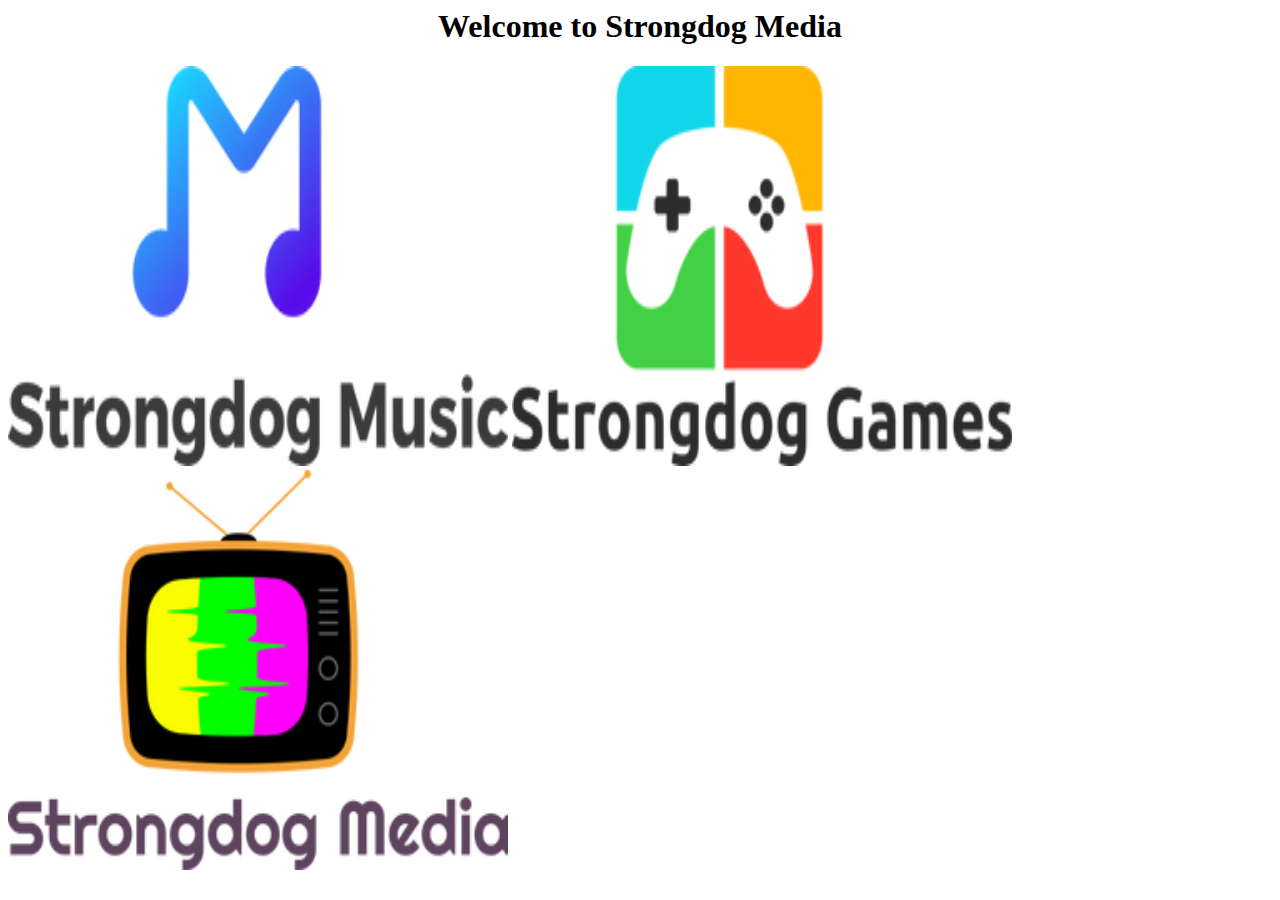
<file: index.html>
<html>
  <head>
    <html lang="en" >
      <meta charset="UTF-8">
    <title>Strongdog Media</title></head>
  <head>
<body>

  <h1 style="text-align:center">
    Welcome to Strongdog Media
  </h1>

  <a href="all/Strongdog Music/music.html"><img src="all/Index img/Strongdog Music_free-file.png" alt="Strongdog Music" style="width:500px;height:400px;"></a>

  <a href="all/Strongdog Games/games.html"><img src="all/Index img/Strongdog Games_free-file.png" alt="Strongdog Games" style="width:500px;height:400px;"></a>

  <a href="https://sites.google.com/csddocs.org/dpmsmedia/home"><img src="all/Index img/Strongdog Media_free-file.png
    " alt="Strongdog Media Help/music requests" style="width:500px;height:400px;"></a>
    
</body>
    </html>
</file>
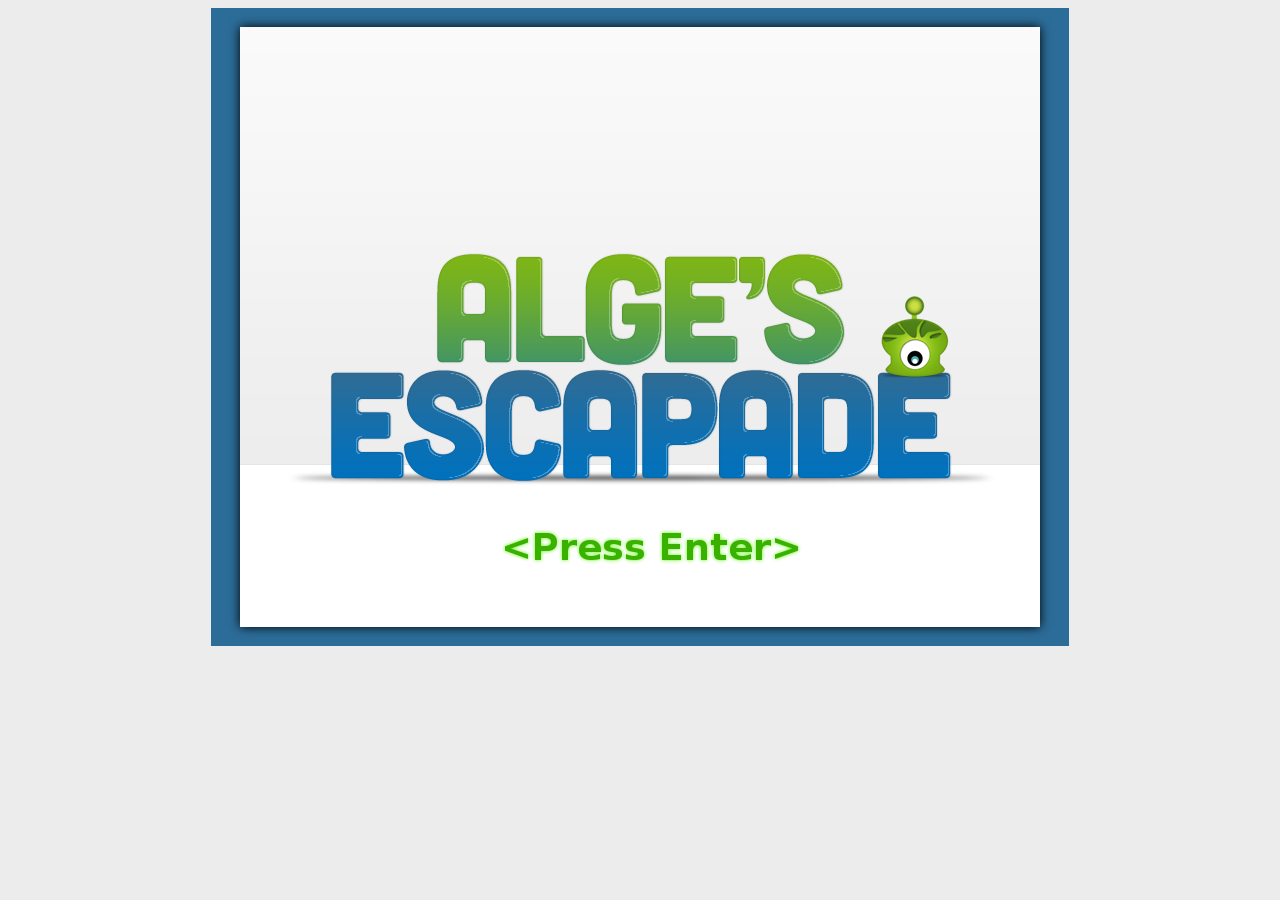
<file: all/Strongdog Games/src/all/Other games/algaes-escapade/index.html>
<!DOCTYPE html>
<html>
    <head>
        <meta http-equiv="Content-Type" content="text/html; charset=utf-8">
        <link media="screen" href="css/main.css" rel="stylesheet" type="text/css" />

        <link rel="shortcut icon" type="image/x-icon" href="img/favicon.ico">
        <link rel="apple-touch-icon" sizes="114x114" href="img/touch-icon-114x114.png" />
        <link rel="apple-touch-icon" sizes="72x72" href="img/touch-icon-72x72.png" />
        <link rel="apple-touch-icon" href="img/touch-icon-iphone.png" />

        <script type="text/javascript" src="js/jquery-1.8.2.js"></script>
        <script type="text/javascript" src="js/gamejs/yabble.js"></script>
        <script type="text/javascript" src="js/gamejs/gamejs.min.js"></script>
        <script type="text/javascript" src="js/lib/utils.js"></script>
        <script type="text/javascript">
            $(document).ready(function(){
                var gamejs;
                require.setModuleRoot('./js/');
                require.run('main');
            });
        </script>
        <title>Alge's Escapade</title>
    </head>
    <body>
        <div id="preload">
            <img src="img/loading.gif" />
            <img src="img/loading-text.png" />
        </div>
        <div id="gameWindow">
            <canvas id="gjs-canvas"></canvas>
            <div id="gameEnd"></div>
        </div>
    </body>
</html>
</file>
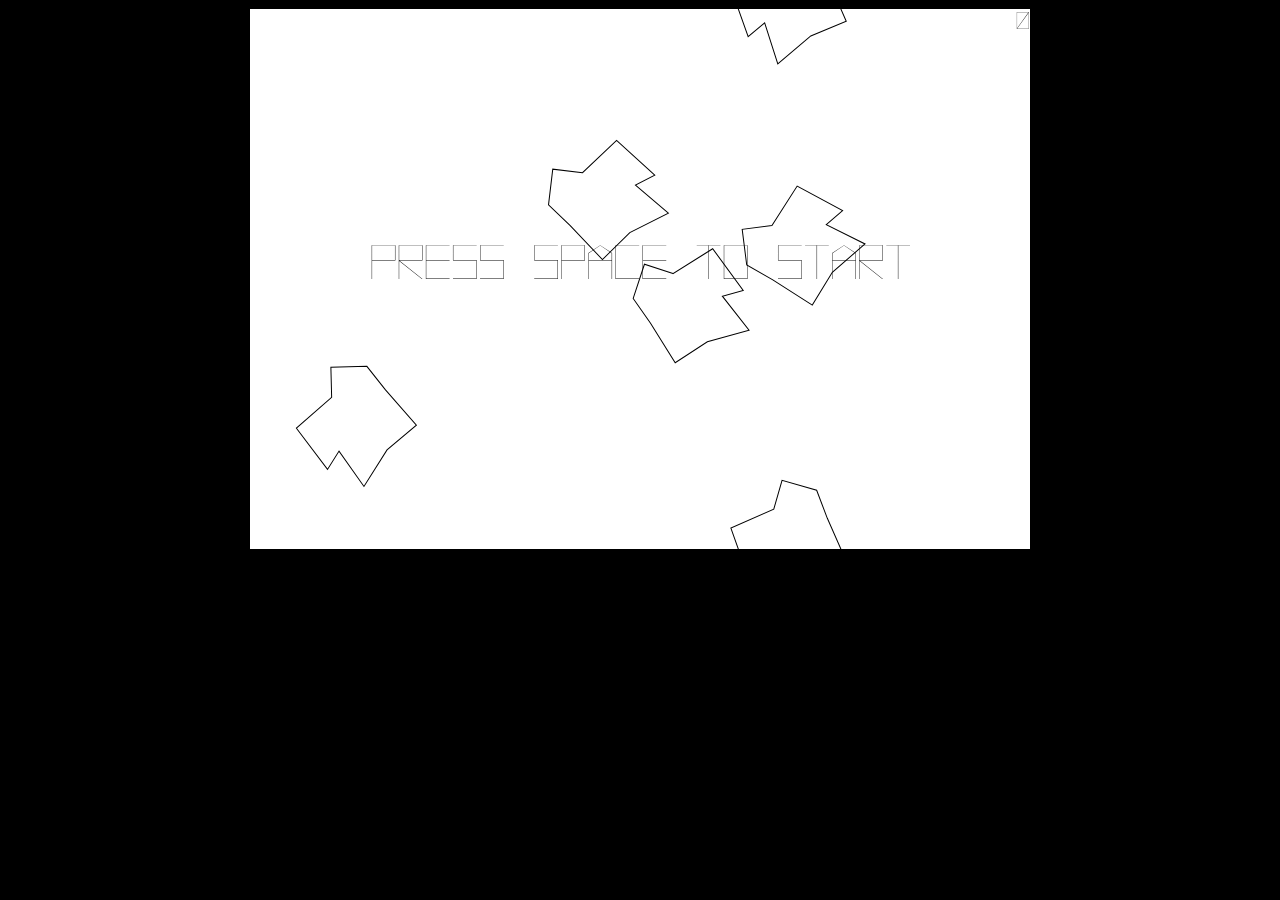
<file: all/Strongdog Games/src/all/Other games/asteroids/index.html>
<html>
  <head>
    <script src="jquery-1.4.1.min.js"></script>
    <script src="vector_battle_regular.typeface.js"></script>
    <script src="ipad.js"></script>
    <script src="game.js"></script>
    <style>
	  body {background-color: #000;}
      #canvas { border:1px solid black; top:0px; left:0px; background-color: #fff;}
      .button { position:absolute; border:1px solid black; }
      #left-controls { position:absolute; left:1px; bottom:0px; display:none; }
      #right-controls { position:absolute; right:1px; bottom:0px; display:none; }
      #up { width:200px; height:100px; bottom:100px;}
      #left { width:100px; height:100px; bottom:0px;}
      #right { width:100px; height:100px; bottom:0px; left:100px; }
      #space { width:200px; height:200px; bottom:0px; right:0px; }
    </style>
  </head>
  <body>
    <div id="game-container" align="center">
      <canvas id="canvas" width="780" height="540"></canvas>
      <div id="left-controls">
        <div id="up" class='button'>THRUST</div>
        <div id="left" class='button'>LEFT</div>
        <div id="right" class='button'>RIGHT</div>
      </div>
      <div id="right-controls">
        <div id="space" class='button'>FIRE</div>
      </div>
    </div>
  </body>
</html>
</file>
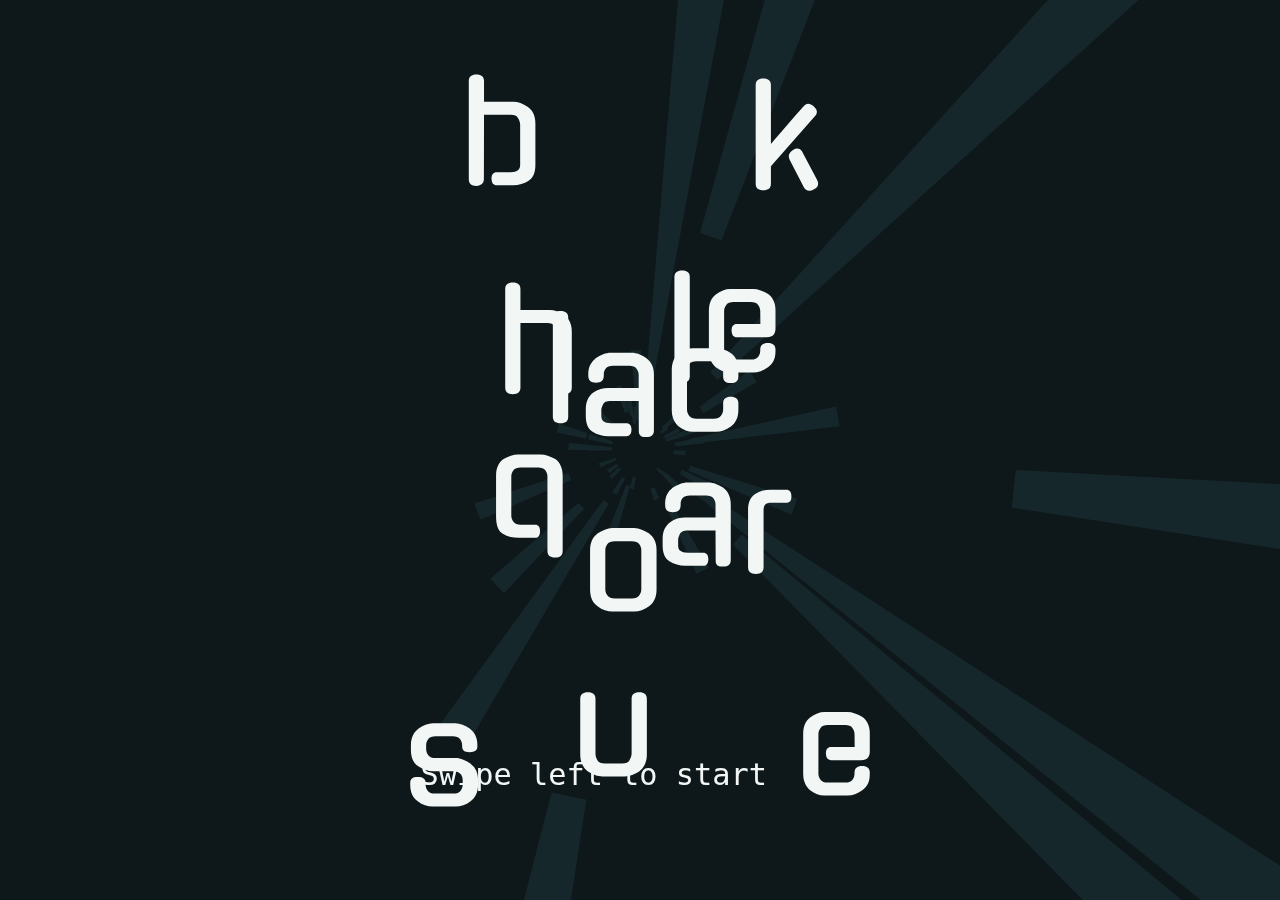
<file: all/Strongdog Games/src/all/Other games/blackholesquare/index.html>
<!doctype html><html lang="en"><head><meta charset="utf-8"><title>Black Hole Square</title><meta name="description" content="Clean the universe!"><meta name="author" content="Quinten"><meta name="monetization" content="$ilp.uphold.com/N3GyWXpENLq4"><meta name="viewport" content="initial-scale=1,width=device-width"><link rel="manifest" href="manifest.json"><meta name="theme-color" content="#0E181B"><meta name="apple-mobile-web-app-capable" content="yes"><meta name="apple-mobile-web-app-status-bar-style" content="black-translucent"><link rel="icon" type="image/png" href="icon.png"><link rel="apple-touch-icon" href="icon.png"><style>body{background-color:#0E181B;margin:0;}canvas{display:block;}</style></head><body><script>(()=>{var e={2895:(e,t,a)=>{var o={"./arrowdown.json":7882,"./arrowleft.json":926,"./arrowright.json":8166,"./arrowup.json":947,"./bgcut.json":9192,"./blackhole.json":7761,"./blanksquare.json":2492,"./canvas.json":3961,"./fillrect.json":8298,"./home.json":4999,"./levels.json":9387,"./maintitle.json":8537,"./mask.json":4726,"./neutronstar.json":2318,"./pointer.json":7865,"./position.json":9043,"./progress.json":511,"./puzzle.json":37,"./size.json":1736,"./state.json":4135,"./statemachine.json":9094,"./text.json":8054,"./tunnel.json":7893,"./xsquare.json":2224};function r(e){var t=s(e);return a(t)}function s(e){if(!a.o(o,e)){var t=new Error("Cannot find module '"+e+"'");throw t.code="MODULE_NOT_FOUND",t}return o[e]}r.keys=function(){return Object.keys(o)},r.resolve=s,e.exports=r,r.id=2895},588:(e,t,a)=>{"use strict";let o={};var r;(r=a(106)).keys().forEach((e=>{let t=e.replace(/\.\/([^\/]+)\.js$/,"$1");o[t]=r(e).default}));const s=Object.freeze({process:(e,t,a,r)=>{t.forEach((t=>{let s=e[t];Object.keys(s).forEach((t=>{void 0!==o[t]&&o[t].update(e,s,a,r)}))}))}});let n={};(e=>{e.keys().forEach((t=>{let a=t.replace(/\.\/([^\/]+)\.js$/,"$1");n[a]=e(t).default}))})(a(8293));let i={};(e=>{e.keys().forEach((t=>{let a=t.replace(/\.\/([^\/]+)\.js$/,"$1");i[a]=e(t).default}))})(a(2098));const c=Object.freeze({process:(e,t,a,o,r)=>{t.forEach((t=>{let s=e[t];a.save(),a.scale(e.game.canvas.zoom,e.game.canvas.zoom),Object.keys(s).forEach((t=>{void 0!==i[t]&&i[t].transform(e,s,a,o,r)})),Object.keys(s).forEach((t=>{void 0!==n[t]&&n[t].draw(e,s,a,o,r)})),a.restore()}))}});let l=1,u=1,p=0,d=0,h=0,v=0;const f=Object.freeze({resize:(e,t)=>{h===window.innerWidth&&v===window.innerHeight||(h=window.innerWidth,v=window.innerHeight,t.style.width=h+"px",t.style.height=v+"px",t.width=h*window.devicePixelRatio,t.height=v*window.devicePixelRatio,e.canvas.w=t.width,e.canvas.h=t.height,l=e.canvas.tW/e.canvas.tH,u=e.canvas.w/e.canvas.h,l<u?(e.canvas.zoom=e.canvas.h/e.canvas.tH,e.canvas.gH=e.canvas.tH,e.canvas.gW=e.canvas.tH*e.canvas.w/e.canvas.h):(e.canvas.zoom=e.canvas.w/e.canvas.tW,e.canvas.gW=e.canvas.tW,e.canvas.gH=e.canvas.tW*e.canvas.h/e.canvas.w),p=(e.canvas.gW-e.canvas.tW)/2,d=(e.canvas.gH-e.canvas.tH)/2,e.canvas.gX=p,e.canvas.gY=d)}});var g=a(5378);const m=Object.freeze({add:(e,t)=>{let a,o,r,s,n,i,c=e.pointer,l=!1,u=(e,t)=>{c.x=e,c.y=t,c.downX=e,c.downY=t,c.justDown=!0,c.isDown=!0,l=!1},p=(e,t)=>{c.x=e,c.y=t},d=(e,t)=>{l?l=!1:(c.x=e,c.y=t,c.justUp=!0,c.isDown=!1)};t.addEventListener("mousedown",(c=>{a=t.getBoundingClientRect(),o=a.left,r=a.top,s=e.canvas.zoom/window.devicePixelRatio,n=(c.clientX-o)/s,i=(c.clientY-r)/s,u(n,i)})),t.addEventListener("touchstart",(c=>{c.preventDefault(),a=t.getBoundingClientRect(),o=a.left,r=a.top,s=e.canvas.zoom/window.devicePixelRatio,n=(c.changedTouches[0].clientX-o)/s,i=(c.changedTouches[0].clientY-r)/s,u(n,i),g.Z.playSong({melody:["8-"]})})),t.addEventListener("mousemove",(c=>{a=t.getBoundingClientRect(),o=a.left,r=a.top,s=e.canvas.zoom/window.devicePixelRatio,n=(c.clientX-o)/s,i=(c.clientY-r)/s,p(n,i)})),t.addEventListener("touchmove",(c=>{c.preventDefault(),a=t.getBoundingClientRect(),o=a.left,r=a.top,s=e.canvas.zoom/window.devicePixelRatio,n=(c.changedTouches[0].clientX-o)/s,i=(c.changedTouches[0].clientY-r)/s,p(n,i)})),t.addEventListener("mouseup",(c=>{a=t.getBoundingClientRect(),o=a.left,r=a.top,s=e.canvas.zoom/window.devicePixelRatio,n=(c.clientX-o)/s,i=(c.clientY-r)/s,d(n,i)})),t.addEventListener("touchend",(c=>{c.preventDefault(),a=t.getBoundingClientRect(),o=a.left,r=a.top,s=e.canvas.zoom/window.devicePixelRatio,n=c.changedTouches[0].clientX/s,i=c.changedTouches[0].clientY/s,d(n,i)})),t.addEventListener("mouseout",(e=>{c.isDown&&(c.justUp=!0,c.isDown=!1)})),t.addEventListener("mouseenter",(e=>{l=!0}))}});var z=a(8520);document.monetization&&document.monetization.addEventListener("monetizationstart",(e=>{z.Z.save("payed",!0)}));const x=Object.freeze({setup:e=>{let t,a=e.game,o=document.createElement("canvas");t=o.getContext("2d");let r=document.querySelector(a.canvas.parentSelector);f.resize(a,o),r.appendChild(o),m.add(a,o);let n=0,i=0,l=r=>{i=r-n,n=r,f.resize(a,o);let u=a.pointer.pointing;a.pointer.pointing=!1;let p=[],d=[];a.statemachine.active.forEach((t=>{let a=e[t];void 0!==a.state&&(p=[...p,...a.state.updates],d=[...d,...a.state.draws])})),s.process(e,p,r,i),a.pointer.justDown=!1,a.pointer.justUp=!1,u&&!a.pointer.pointing?o.style.cursor="default":!u&&a.pointer.pointing&&(o.style.cursor="pointer"),t.clearRect(0,0,a.canvas.w,a.canvas.h),c.process(e,d,t,r,i),requestAnimationFrame(l)};l(0)}}),w=JSON.parse('{"game":{"canvas":{"w":320,"h":416,"tW":320,"tH":416,"gW":320,"gH":416,"oX":-13312,"oY":48,"gX":0,"gY":48,"zoom":1,"parentSelector":"body"},"statemachine":{"active":["level","controls"]},"pointer":{"x":0,"y":0,"justDown":false,"justUp":false,"isDown":false},"levels":{"sequence":["titlescreen","startscreen","click","wait","push","move","tango","substitute","wander","double","conflict","extract","grab","twin","snare","sink","support","ad"],"wm":["titlescreen","startscreen","click","wait","push","move","tango","substitute","wander","double","conflict","extract","grab","twin","snare","sink","support","ty","snatch","swivel","turmoil","end"],"current":0}},"titlescreen":{"puzzle":{"grid":[],"init":true,"taps":"","text":["","","","","","","","","","","","","","Swipe left to start"],"lT":" ","rT":" ","noBoard":true}},"maintitle":{"maintitle":{},"position":{"x":-160,"y":-208,"origin":"center"}},"startscreen":{"puzzle":{"grid":[],"init":true,"taps":"","text":["Welcome to Black Hole Square!","Clean up all the other squares","in the universe. Just tap them","and see what happens.","","Swipe right to reset a puzzle","or go back to the old ones.","Swipe left to skip a puzzle.","","Swipe left for first puzzle!"],"lT":"Wrong way","rT":"Let\'s puzzle"}},"ad":{"puzzle":{"grid":[],"init":true,"taps":"","text":["The edge of the universe...","","Thank you for playing!","","Did you know you could","unlock 3 bonus puzzles","when you support this game","through Web Monetization?"],"rT":"Not too dark here"}},"ty":{"puzzle":{"grid":[],"init":true,"taps":"","text":["Thank you","for supporting this game","through Web Monetization.","","The next 3 puzzles are only","for WM supporters.","","Swipe left for bonus puzzles"],"lT":"Free puzzles","rT":"Bonus puzzles"}},"end":{"puzzle":{"grid":[],"init":true,"taps":"","text":["The edge of the universe...","","Thank you for playing!"],"rT":"Just dark here"}},"substitute":{"puzzle":{"grid":[0,0,0,0,0,0,0,0,6,0,0,0,0,5,2,2,1,0,0,0,1,2,0,0,0,0,0,1,0,0,0,0,0,0,0,0],"init":true,"taps":6}},"double":{"puzzle":{"grid":[0,0,0,0,0,0,0,0,0,0,0,0,0,1,2,7,7,0,0,0,4,0,0,0,0,0,0,0,0,0,0,0,0,0,0,0],"init":true,"taps":5}},"move":{"puzzle":{"grid":[0,0,0,0,0,0,0,0,6,0,0,0,0,0,2,0,0,0,0,1,2,2,7,0,0,0,1,0,0,0,0,0,0,0,0,0],"init":true,"taps":5}},"click":{"puzzle":{"grid":[0,0,0,0,0,0,0,0,5,0,1,0,0,0,0,0,0,0,0,0,0,0,0,0,0,1,0,7,0,0,0,0,0,0,0,0],"init":true,"taps":4}},"wait":{"puzzle":{"grid":[0,0,0,0,0,0,0,0,5,0,1,0,0,0,0,0,0,0,0,0,0,0,0,0,0,0,0,4,0,0,0,0,0,0,0,0],"init":true,"taps":5}},"push":{"puzzle":{"grid":[0,0,0,0,0,0,0,0,0,1,0,0,0,0,0,2,0,0,0,5,0,0,1,0,0,0,4,0,0,0,0,0,0,0,0,0],"init":true,"taps":6}},"extract":{"puzzle":{"grid":[0,0,0,0,0,0,0,0,6,0,0,0,0,0,2,0,0,0,0,0,3,7,0,0,0,0,1,0,0,0,0,0,0,0,0,0],"init":true,"taps":5}},"grab":{"puzzle":{"grid":[0,0,0,0,0,0,0,0,0,0,1,0,0,0,0,0,2,0,5,3,2,2,2,1,0,0,0,4,0,0,0,0,0,0,0,0],"init":true,"taps":9}},"snare":{"puzzle":{"grid":[0,0,0,0,0,0,0,6,1,6,1,0,5,2,3,3,2,1,0,1,4,1,4,0,0,0,0,0,0,0,0,0,0,0,0,0],"init":true,"taps":9}},"twin":{"puzzle":{"grid":[0,0,0,0,0,0,0,0,1,0,0,0,0,5,2,0,0,0,0,0,3,7,0,0,0,1,2,3,7,0,0,0,4,0,0,0],"init":true,"taps":11}},"tango":{"puzzle":{"grid":[0,0,0,0,0,0,0,0,1,0,0,0,0,5,6,0,0,0,0,0,0,4,7,0,0,0,0,1,0,0,0,0,0,0,0,0],"init":true,"taps":6}},"snatch":{"puzzle":{"grid":[0,0,0,0,0,0,0,6,0,0,0,0,0,5,3,3,7,0,0,0,0,0,8,0,0,0,0,0,4,0,0,0,0,0,0,0],"init":true,"taps":12}},"turmoil":{"puzzle":{"grid":[0,6,0,0,6,0,0,2,0,0,8,0,0,0,3,7,0,0,0,0,5,5,0,0,8,0,0,0,0,2,4,0,0,0,0,4],"init":true,"taps":20}},"sink":{"puzzle":{"grid":[0,0,0,0,0,0,0,0,0,6,0,0,0,0,5,0,0,0,0,0,0,8,0,0,0,0,5,0,0,0,0,0,0,0,0,0],"init":true,"taps":6}},"swivel":{"puzzle":{"grid":[0,0,6,0,0,0,0,0,6,8,0,0,0,0,0,0,3,7,5,2,0,0,0,0,0,0,0,8,0,0,0,0,0,4,0,0],"init":true,"taps":14}},"wander":{"puzzle":{"grid":[0,0,0,0,1,0,1,0,2,0,0,0,0,6,0,0,0,0,0,5,0,0,7,0,0,0,0,4,0,1,0,1,0,0,0,0],"init":true,"taps":15}},"support":{"puzzle":{"grid":[0,0,0,0,0,0,0,1,0,0,0,0,0,0,7,0,0,0,0,0,0,0,0,0,0,1,0,8,7,0,0,0,4,0,0,0],"init":true,"taps":8}},"conflict":{"puzzle":{"grid":[0,0,0,0,0,0,0,0,0,6,0,0,0,1,2,5,0,0,0,0,0,7,2,1,0,0,0,4,0,0,0,0,0,1,0,0],"init":true,"taps":10}},"level":{"state":{"draws":[],"updates":["titlescreen"]}},"controls":{"state":{"draws":["bgcut","bgout","feedback","tunnel","tapstext","titletext","progress"],"updates":["progress"]}},"tapstext":{"position":{"x":296,"y":44,"origin":"game"},"text":{"text":"","align":"right"}},"titletext":{"position":{"x":24,"y":44,"origin":"game"},"text":{"text":""}},"feedback":{"position":{"x":0,"y":0,"origin":"center"},"text":{"text":"","align":"center","behind":true,"base":"middle"}},"bgcut":{"position":{"x":16,"y":64,"origin":"game"},"bgcut":{"fill":"#1F363D"}},"bgout":{"position":{"x":16,"y":68,"origin":"game"},"bgcut":{"fill":"#16272C"}},"tunnel":{"tunnel":{"fill":"#16272C"}},"progress":{"position":{"x":0,"y":160,"origin":"center"},"progress":{"dots":[]}}}');let y=z.Z.load("current");if(void 0!==y){w.game.levels.current=y;let e=(z.Z.load("payed")?w.game.levels.wm:w.game.levels.sequence)[y];w.level.state.updates=[e]}x.setup(w),"serviceWorker"in navigator&&window.addEventListener("load",(e=>{navigator.serviceWorker.register("./sw.js").then((e=>{}),(e=>{}))}))},8520:(e,t,a)=>{"use strict";a.d(t,{Z:()=>n});const o=JSON.parse('{"u2":"Black Hole Square"}');let r={},s=localStorage.getItem(o.u2+" Data");null!==s&&(r=JSON.parse(s));const n=Object.freeze({save:(e,t)=>{r[e]=t,localStorage.setItem(o.u2+" Data",JSON.stringify(r))},load:e=>r[e]})},6988:(e,t,a)=>{"use strict";a.r(t),a.d(t,{default:()=>r});var o=a(8657);const r=Object.freeze({draw:(e,t,a)=>{o.default.draw(e,t,a);let r=new Path2D("M24 25.757l-9.879-9.878a3 3 0 00-4.242 4.242l12 12 .027.028a3.003 3.003 0 003.323.588l.034-.015.034-.016.033-.016.033-.017.032-.017.033-.017.032-.018.033-.018.032-.019.031-.019.032-.019.032-.02.031-.021.031-.02.031-.022.031-.021.03-.022.03-.023.03-.023.03-.023.03-.024.029-.024.029-.025.029-.025.028-.025.029-.026.028-.027.028-.026.027-.028 12-12a3 3 0 00-4.242-4.242L24 25.757z");a.fillStyle="#878e88",a.fill(r)}})},8702:(e,t,a)=>{"use strict";a.r(t),a.d(t,{default:()=>r});var o=a(8657);const r=Object.freeze({draw:(e,t,a)=>{o.default.draw(e,t,a);let r=new Path2D("M13.879 19.879l-.028.027a3.003 3.003 0 00-.49 3.521l.018.033.018.033.019.032.019.031.019.032.02.032.021.031.02.031.022.031.021.031.022.03.023.03.023.03.023.03.024.03.024.029.025.029.025.029.025.028.026.029.027.028.026.028.028.027 12 12a3 3 0 004.242-4.242L20.243 22l9.878-9.879a3 3 0 00-4.242-4.242l-12 12z");a.fillStyle="#878e88",a.fill(r)}})},3515:(e,t,a)=>{"use strict";a.r(t),a.d(t,{default:()=>r});var o=a(8657);const r=Object.freeze({draw:(e,t,a)=>{o.default.draw(e,t,a);let r=new Path2D("M27.757 22l-9.878 9.879a3 3 0 004.242 4.242l12-12a3 3 0 00.364-3.802l-.022-.032-.021-.031-.022-.03-.023-.03-.023-.03-.023-.03-.024-.03-.024-.029-.025-.029-.025-.029-.025-.028-.026-.029-.027-.028-.026-.028-.028-.027-12-12a3 3 0 00-4.242 4.242L27.757 22z");a.fillStyle="#878e88",a.fill(r)}})},4666:(e,t,a)=>{"use strict";a.r(t),a.d(t,{default:()=>r});var o=a(8657);const r=Object.freeze({draw:(e,t,a)=>{o.default.draw(e,t,a);let r=new Path2D("M22.507 11.397l-.035.021-.028.017-.032.019-.032.02-.031.021-.031.02-.031.022-.031.021-.03.022-.03.023-.03.023-.03.023-.03.024-.029.024-.029.025-.029.025-.028.025-.029.026-.028.027-.028.026-.027.028-12 12a3 3 0 004.242 4.242L24 18.243l9.879 9.878a3 3 0 004.242-4.242l-12-12a3.002 3.002 0 00-3.614-.482z");a.fillStyle="#878e88",a.fill(r)}})},833:(e,t,a)=>{"use strict";a.r(t),a.d(t,{default:()=>o});const o=Object.freeze({draw:(e,t,a)=>{a.globalCompositeOperation="destination-over";let o=new Path2D("M6 288h276c3.311 0 6-2.689 6-6V6c0-3.311-2.689-6-6-6H6C2.689 0 0 2.689 0 6v276c0 3.311 2.689 6 6 6z");a.fillStyle=t.bgcut.fill,a.fill(o)}})},8622:(e,t,a)=>{"use strict";a.r(t),a.d(t,{default:()=>o});const o=Object.freeze({draw:(e,t,a)=>{let o=new Path2D("M44 12c0-3.311-2.689-6-6-6H10c-3.311 0-6 2.689-6 6v28c0 3.311 2.689 6 6 6h28c3.311 0 6-2.689 6-6V12z");a.fillStyle="#000",a.fill(o),o=new Path2D("M4 16c0-3.311 2.689-6 6-6h28c3.311 0 6 2.689 6 6v-4c0-3.311-2.689-6-6-6H10c-3.311 0-6 2.689-6 6v4z"),a.fillStyle="#16272C",a.fill(o)}})},8657:(e,t,a)=>{"use strict";a.r(t),a.d(t,{default:()=>o});const o=Object.freeze({draw:(e,t,a)=>{let o=t.clicked?"#AECBD6":"#c3dad5",r=t.clicked?"#C9DDE4":"#f2f7f6",s=new Path2D("M44 12c0-3.311-2.689-6-6-6H10c-3.311 0-6 2.689-6 6v28c0 3.311 2.689 6 6 6h28c3.311 0 6-2.689 6-6V12z");a.fillStyle=o,a.fill(s),s=new Path2D("M44 8c0-3.311-2.689-6-6-6H10C6.689 2 4 4.689 4 8v28c0 3.311 2.689 6 6 6h28c3.311 0 6-2.689 6-6V8z"),a.fillStyle=r,a.fill(s),t.clicked&&(t.clicked=t.clicked-1)}})},6768:(e,t,a)=>{"use strict";a.r(t),a.d(t,{default:()=>o});const o=Object.freeze({draw:(e,t,a)=>{let o=e.game.canvas.gW,r=e.game.canvas.gH;void 0!==t.size&&(o=t.size.w,r=t.size.h),a.fillStyle=t.fillrect.fill,a.fillRect(0,0,o,r)}})},3273:(e,t,a)=>{"use strict";a.r(t),a.d(t,{default:()=>r});let o=["M87.84 146.432c0 1.024-.362 1.792-1.088 2.304a4.02 4.02 0 01-2.368.768c-2.346 0-3.52-1.024-3.52-3.072v-45.44c0-2.048 1.174-3.072 3.52-3.072 2.347 0 3.52 1.024 3.52 3.072v9.6h13.504c2.176 0 4.438.81 6.784 2.432 2.304 1.622 3.456 4.182 3.456 7.68v19.072c0 3.542-1.045 5.974-3.136 7.296-2.09 1.366-4.48 2.048-7.168 2.048h-7.552c-1.536 0-2.346-1.002-2.432-3.008 0-2.005.81-3.008 2.432-3.008h6.4c1.579 0 2.71-.288 3.392-.864.683-.576 1.024-1.418 1.024-2.528V121.28c0-1.11-.341-2.176-1.024-3.2l.064.064c-.554-1.024-1.685-1.536-3.392-1.536H87.904l-.064 29.824z","M126.816 146.624c0 2.006-1.173 3.008-3.52 3.008-2.39 0-3.584-1.002-3.584-3.008v-45.888c0-2.005 1.195-3.008 3.584-3.008 2.347 0 3.52 1.003 3.52 3.008v45.888z","M145.312 149.12c-1.322 0-2.581-.181-3.776-.544a14.74 14.74 0 01-3.456-1.568v.064c-2.09-1.322-3.136-3.754-3.136-7.296v-3.136c0-1.75.31-3.274.928-4.576.619-1.301 1.483-2.336 2.592-3.104h-.064a12.458 12.458 0 013.392-1.632c1.195-.362 2.347-.544 3.456-.544h14.144v-5.952c0-1.066-.33-2.037-.992-2.912-.661-.874-1.781-1.312-3.36-1.312h-7.488c-1.621 0-2.741.395-3.36 1.184-.618.79-.928 1.718-.928 2.784v.512c0 2.219-1.194 3.328-3.584 3.328s-3.584-1.11-3.584-3.328v-.576c0-1.75.31-3.221.928-4.416a8.853 8.853 0 012.528-3.008h-.064a18.673 18.673 0 013.488-1.792c1.216-.47 2.379-.704 3.488-.704h9.728c1.067 0 2.208.235 3.424.704a16.903 16.903 0 013.424 1.792h-.064c1.11.81 1.963 1.867 2.56 3.168.598 1.302.896 2.806.896 4.512v25.664c0 2.048-1.173 3.072-3.52 3.072-.47 0-.906-.021-1.312-.064a2.611 2.611 0 01-1.088-.352 2.073 2.073 0 01-.768-.832c-.192-.362-.288-.842-.288-1.44l-.064-14.016h-12.928c-.938 0-1.664.107-2.176.32a2.598 2.598 0 00-1.216 1.024 23.491 23.491 0 00-.736 1.696 3.971 3.971 0 00-.224 1.376v2.496c0 1.11.33 1.952.992 2.528.662.576 1.803.864 3.424.864h7.168c1.579 0 2.368 1.003 2.368 3.008 0 .854-.192 1.568-.576 2.144-.384.576-.981.864-1.792.864h-8.384z","M205.472 138.944c0 3.499-1.152 6.08-3.456 7.744-2.261 1.622-4.522 2.432-6.784 2.432H184.48c-2.261 0-4.458-.81-6.592-2.432-1.024-.853-1.813-1.93-2.368-3.232-.554-1.301-.832-2.805-.832-4.512v-18.24c0-3.456 1.067-6.016 3.2-7.68a15.287 15.287 0 013.296-1.824c1.13-.448 2.23-.672 3.296-.672h10.752c1.024 0 2.155.203 3.392.608 1.238.406 2.39.95 3.456 1.632 1.024.726 1.846 1.728 2.464 3.008.619 1.28.928 2.795.928 4.544v3.2c0 2.048-1.173 3.072-3.52 3.072-2.346 0-3.52-1.024-3.52-3.072v-2.752c0-1.066-.33-2.037-.992-2.912-.661-.874-1.781-1.312-3.36-1.312h-8c-1.578 0-2.698.438-3.36 1.312-.661.875-.992 1.846-.992 2.912v18.112c0 1.024.33 1.984.992 2.88.662.896 1.782 1.344 3.36 1.344h8c1.579 0 2.699-.448 3.36-1.344.662-.896.992-1.856.992-2.88v-2.944c0-2.005 1.174-3.008 3.52-3.008 2.347 0 3.52 1.003 3.52 3.008v3.008z","M220.512 138.432v8.128c0 2.006-1.173 3.008-3.52 3.008-2.346 0-3.52-1.002-3.52-3.008v-45.568c0-2.048 1.174-3.072 3.52-3.072 2.347 0 3.52 1.024 3.52 3.072v27.136a189.274 189.274 0 013.552-4.128 405.824 405.824 0 003.904-4.48 1080.24 1080.24 0 013.872-4.48c1.28-1.472 2.475-2.848 3.584-4.128v.064c.768-.896 1.536-1.344 2.304-1.344.427 0 .843.096 1.248.288a8.32 8.32 0 011.312.8h-.064c1.024.854 1.536 1.707 1.536 2.56 0 .299-.064.63-.192.992a2.14 2.14 0 01-.64.928l-20.416 23.232zm21.376 6.4c.299.555.448 1.13.448 1.728 0 1.11-.64 1.942-1.92 2.496-.853.512-1.621.768-2.304.768-.47 0-.917-.16-1.344-.48a3.645 3.645 0 01-1.024-1.184l-6.4-12.352c-.384-.64-.576-1.28-.576-1.92 0-1.066.555-1.962 1.664-2.688.299-.213.608-.405.928-.576.32-.17.672-.298 1.056-.384.47-.085.918 0 1.344.256.427.256.79.598 1.088 1.024l7.04 13.312z","M104.736 226.432c0 2.048-1.173 3.072-3.52 3.072-2.346 0-3.52-1.024-3.52-3.072v-45.44c0-2.048 1.174-3.072 3.52-3.072 2.347 0 3.52 1.024 3.52 3.072v9.6h13.504c2.176 0 4.438.81 6.784 2.432 2.304 1.622 3.456 4.182 3.456 7.68v25.728c0 2.048-1.173 3.072-3.52 3.072-2.346 0-3.52-1.024-3.52-3.072V201.28c0-1.11-.341-2.176-1.024-3.2l.064.064c-.554-1.024-1.685-1.536-3.392-1.536h-12.352v29.824z","M157.408 190.592c1.11 0 2.25.235 3.424.704a19.487 19.487 0 013.424 1.792h-.064c1.11.81 1.963 1.867 2.56 3.168.598 1.302.896 2.806.896 4.512v18.176c0 3.499-1.152 6.08-3.456 7.744-2.261 1.622-4.522 2.432-6.784 2.432h-10.24c-1.11 0-2.24-.192-3.392-.576-1.152-.384-2.282-1.002-3.392-1.856-2.304-1.621-3.456-4.202-3.456-7.744v-18.176c0-1.706.299-3.21.896-4.512.598-1.301 1.45-2.357 2.56-3.168h-.064a17.279 17.279 0 013.392-1.792c1.195-.47 2.347-.704 3.456-.704h10.24zm-1.152 32.512c1.579 0 2.699-.448 3.36-1.344.662-.896.992-1.856.992-2.88v-18.048c0-1.066-.33-2.037-.992-2.912-.661-.874-1.781-1.312-3.36-1.312h-7.936c-1.578 0-2.698.438-3.36 1.312-.661.875-.992 1.846-.992 2.912v18.048c0 1.024.33 1.984.992 2.88.662.896 1.782 1.344 3.36 1.344h7.936z","M183.008 226.624c0 2.006-1.173 3.008-3.52 3.008-2.39 0-3.584-1.002-3.584-3.008v-45.888c0-2.005 1.195-3.008 3.584-3.008 2.347 0 3.52 1.003 3.52 3.008v45.888z","M198.88 218.88c0 1.024.33 1.984.992 2.88.662.896 1.782 1.344 3.36 1.344h8c1.579 0 2.699-.394 3.36-1.184a4.11 4.11 0 00.992-2.72v-.704c0-2.005 1.174-3.008 3.52-3.008 2.347 0 3.52 1.003 3.52 3.008v.768c0 1.792-.288 3.264-.864 4.416-.576 1.152-1.44 2.155-2.592 3.008-2.261 1.622-4.522 2.432-6.784 2.432h-10.752c-2.261 0-4.458-.81-6.592-2.432-1.024-.853-1.813-1.93-2.368-3.232-.554-1.301-.832-2.805-.832-4.512v-18.24c0-3.456 1.067-6.016 3.2-7.68a15.287 15.287 0 013.296-1.824c1.13-.448 2.23-.672 3.296-.672h10.752c1.024 0 2.155.203 3.392.608 1.238.406 2.39.95 3.456 1.632 1.024.726 1.846 1.728 2.464 3.008.619 1.28.928 2.795.928 4.544v8.64c0 .982-.288 1.856-.864 2.624-.576.768-1.632 1.152-3.168 1.152h-13.824c-1.536 0-2.346-1.002-2.432-3.008 0-2.005.81-3.008 2.432-3.008h10.88l-.064-5.952c0-1.066-.33-2.037-.992-2.912-.661-.874-1.781-1.312-3.36-1.312h-8c-1.578 0-2.698.438-3.36 1.312-.661.875-.992 1.846-.992 2.912v18.112z","M74.912 286.72c1.067 0 2.208.246 3.424.736a18.16 18.16 0 013.424 1.824h-.064a8.001 8.001 0 012.56 3.136c.598 1.28.896 2.816.896 4.608v1.92c0 3.499-1.152 6.08-3.456 7.744-1.11.854-2.24 1.472-3.392 1.856-1.152.384-2.282.576-3.392.576h-10.88c-1.11 0-2.24-.192-3.392-.576-1.152-.384-2.282-1.002-3.392-1.856-2.304-1.621-3.456-4.202-3.456-7.744v-.768c0-1.834 1.174-2.73 3.52-2.688 2.39 0 3.584.896 3.584 2.688v.704c0 1.024.32 1.984.96 2.88.64.896 1.77 1.344 3.392 1.344h8.448c1.622 0 2.752-.448 3.392-1.344.64-.896.96-1.856.96-2.88v-1.792c0-.554-.074-1.088-.224-1.6a3.728 3.728 0 00-.736-1.376c-.341-.405-.79-.736-1.344-.992s-1.237-.384-2.048-.384h-9.344c-2.176 0-4.458-.768-6.848-2.304-2.261-1.45-3.392-3.946-3.392-7.488v-2.176c0-1.706.299-3.21.896-4.512.598-1.301 1.45-2.357 2.56-3.168h-.064a17.279 17.279 0 013.392-1.792c1.195-.47 2.347-.704 3.456-.704h10.24c1.11 0 2.25.235 3.424.704a19.487 19.487 0 013.424 1.792h-.064c1.11.81 1.963 1.867 2.56 3.168.598 1.302.896 2.806.896 4.512v.576c0 .896-.298 1.547-.896 1.952-.597.406-1.472.63-2.624.672-2.346.043-3.52-.832-3.52-2.624v-.512c0-1.066-.33-2.037-.992-2.912-.661-.874-1.781-1.312-3.36-1.312h-7.936c-1.578 0-2.698.438-3.36 1.312-.661.875-.992 1.846-.992 2.912v1.536c0 1.11.33 2.112.992 3.008.662.896 1.782 1.344 3.36 1.344h9.408z","M103.776 309.12c-1.11 0-2.304-.128-3.584-.384a10.114 10.114 0 01-3.584-1.472c-1.194-.725-2.016-1.781-2.464-3.168-.448-1.386-.672-2.976-.672-4.768v-18.944c0-1.792.31-3.328.928-4.608.619-1.28 1.462-2.282 2.528-3.008a16.36 16.36 0 013.392-1.6c1.152-.384 2.283-.576 3.392-.576h10.304c1.11 0 2.23.192 3.36.576 1.13.384 2.294.918 3.488 1.6 1.024.726 1.846 1.739 2.464 3.04.619 1.302.928 2.827.928 4.576V315.2c0 2.048-1.173 3.072-3.52 3.072-2.346 0-3.52-1.002-3.52-3.008v-34.432c0-1.066-.33-2.037-.992-2.912-.661-.874-1.781-1.312-3.36-1.312h-8c-1.578 0-2.698.438-3.36 1.312-.661.875-.992 1.846-.992 2.912v18.048c0 1.024.33 1.984.992 2.88.662.896 1.782 1.344 3.36 1.344h6.656c1.536 0 2.304 1.003 2.304 3.008 0 .854-.181 1.568-.544 2.144-.362.576-.95.864-1.76.864h-7.744z","M163.168 298.944c0 1.707-.298 3.222-.896 4.544-.597 1.323-1.45 2.39-2.56 3.2h.064a15.956 15.956 0 01-3.392 1.76c-1.194.448-2.346.672-3.456.672h-10.304c-1.066 0-2.208-.224-3.424-.672a15.725 15.725 0 01-3.424-1.76h.064c-1.11-.81-1.962-1.877-2.56-3.2-.597-1.322-.896-2.837-.896-4.544V273.28c0-2.048 1.174-3.072 3.52-3.072 2.347 0 3.52 1.024 3.52 3.072v25.152c0 1.195.299 2.24.896 3.136.555 1.024 1.707 1.536 3.456 1.536h8c1.707 0 2.838-.512 3.392-1.536l-.064.064c.683-1.024 1.024-2.09 1.024-3.2V273.28c0-2.048 1.174-3.072 3.52-3.072 2.347 0 3.52 1.024 3.52 3.072v25.664z","M180.832 309.12c-1.322 0-2.581-.181-3.776-.544a14.74 14.74 0 01-3.456-1.568v.064c-2.09-1.322-3.136-3.754-3.136-7.296v-3.136c0-1.75.31-3.274.928-4.576.619-1.301 1.483-2.336 2.592-3.104h-.064a12.458 12.458 0 013.392-1.632c1.195-.362 2.347-.544 3.456-.544h14.144v-5.952c0-1.066-.33-2.037-.992-2.912-.661-.874-1.781-1.312-3.36-1.312h-7.488c-1.621 0-2.741.395-3.36 1.184-.618.79-.928 1.718-.928 2.784v.512c0 2.219-1.194 3.328-3.584 3.328s-3.584-1.11-3.584-3.328v-.576c0-1.75.31-3.221.928-4.416a8.853 8.853 0 012.528-3.008h-.064a18.673 18.673 0 013.488-1.792c1.216-.47 2.379-.704 3.488-.704h9.728c1.067 0 2.208.235 3.424.704a16.903 16.903 0 013.424 1.792h-.064c1.11.81 1.963 1.867 2.56 3.168.598 1.302.896 2.806.896 4.512v25.664c0 2.048-1.173 3.072-3.52 3.072-.47 0-.906-.021-1.312-.064a2.611 2.611 0 01-1.088-.352 2.073 2.073 0 01-.768-.832c-.192-.362-.288-.842-.288-1.44l-.064-14.016h-12.928c-.938 0-1.664.107-2.176.32a2.598 2.598 0 00-1.216 1.024 23.491 23.491 0 00-.736 1.696 3.971 3.971 0 00-.224 1.376v2.496c0 1.11.33 1.952.992 2.528.662.576 1.803.864 3.424.864h7.168c1.579 0 2.368 1.003 2.368 3.008 0 .854-.192 1.568-.576 2.144-.384.576-.981.864-1.792.864h-8.384z","M217.12 306.432c0 2.048-1.173 3.072-3.52 3.072-2.432 0-3.648-1.024-3.648-3.072v-26.496c0-3.498 1.046-5.93 3.136-7.296 2.09-1.365 4.502-2.048 7.232-2.048h7.296c1.579 0 2.368 1.003 2.368 3.008.086 2.006-.704 3.008-2.368 3.008h-6.784c-1.536 0-2.538.299-3.008.896-.47.598-.704 1.43-.704 2.496v26.432z","M242.464 298.88c0 1.024.33 1.984.992 2.88.662.896 1.782 1.344 3.36 1.344h8c1.579 0 2.699-.394 3.36-1.184a4.11 4.11 0 00.992-2.72v-.704c0-2.005 1.174-3.008 3.52-3.008 2.347 0 3.52 1.003 3.52 3.008v.768c0 1.792-.288 3.264-.864 4.416-.576 1.152-1.44 2.155-2.592 3.008-2.261 1.622-4.522 2.432-6.784 2.432h-10.752c-2.261 0-4.458-.81-6.592-2.432-1.024-.853-1.813-1.93-2.368-3.232-.554-1.301-.832-2.805-.832-4.512v-18.24c0-3.456 1.067-6.016 3.2-7.68a15.287 15.287 0 013.296-1.824c1.13-.448 2.23-.672 3.296-.672h10.752c1.024 0 2.155.203 3.392.608 1.238.406 2.39.95 3.456 1.632 1.024.726 1.846 1.728 2.464 3.008.619 1.28.928 2.795.928 4.544v8.64c0 .982-.288 1.856-.864 2.624-.576.768-1.632 1.152-3.168 1.152h-13.824c-1.536 0-2.346-1.002-2.432-3.008 0-2.005.81-3.008 2.432-3.008h10.88l-.064-5.952c0-1.066-.33-2.037-.992-2.912-.661-.874-1.781-1.312-3.36-1.312h-8c-1.578 0-2.698.438-3.36 1.312-.661.875-.992 1.846-.992 2.912v18.112z"].map((e=>{let t=new Path2D(e),a=2+Math.random();return a*=Math.random()>.5?1:-1,{path:t,speed:a}}));const r=Object.freeze({draw:(e,t,a)=>{a.fillStyle="#f2f7f6";let r=e.game.canvas.oX-e.game.canvas.gX;o.forEach((e=>{let t=r*e.speed;a.translate(0,t),a.fill(e.path),a.translate(0,-t)}))}})},3047:(e,t,a)=>{"use strict";a.r(t),a.d(t,{default:()=>r});var o=a(8657);const r=Object.freeze({draw:(e,t,a)=>{o.default.draw(e,t,a);let r=new Path2D("M39 14.5c0-4.14-3.36-7.5-7.5-7.5h-15C12.36 7 9 10.36 9 14.5v15c0 4.14 3.36 7.5 7.5 7.5h15c4.14 0 7.5-3.36 7.5-7.5v-15z");a.fillStyle="#878e88",a.fill(r)}})},5473:(e,t,a)=>{"use strict";a.r(t),a.d(t,{default:()=>r});let o=[(e,t)=>[e.fillStyle="#4B8495",e.fillRect(t,0,8,8)],(e,t)=>[e.strokeStyle="#4B8495",e.strokeRect(t+.5,.5,7,7)],(e,t)=>[e.fillStyle="#F2F7F6",e.fillRect(t,0,8,8)],(e,t)=>[e.strokeStyle="#F2F7F6",e.strokeRect(t+.5,.5,7,7)]];const r=Object.freeze({draw:(e,t,a)=>{let r=t.progress.dots;r.forEach(((e,t)=>{o[e](a,12*t-6*r.length)}))}})},5264:(e,t,a)=>{"use strict";a.r(t),a.d(t,{default:()=>o});const o=Object.freeze({draw:(e,t,a)=>{t.text.behind&&(a.globalCompositeOperation="destination-over"),a.textAlign=t.text.align||"left",a.textBaseline=t.text.base||"top",a.fillStyle="#f2f7f6",a.font="14px monospace",a.fillText(t.text.text,0,0)}})},5339:(e,t,a)=>{"use strict";a.r(t),a.d(t,{default:()=>s});let o=400,r=[];for(let e=0;e<42;e++){let e={start:Math.random()*o*7,length:o+Math.random()*o*2,rotation:Math.random()*Math.PI*2};r.push(e)}const s=Object.freeze({draw:(e,t,a,s,n)=>{a.globalCompositeOperation="destination-over",a.fillStyle=t.tunnel.fill,r.forEach((t=>{t.start-=8*n/17,t.start<-398&&(t.length=200+Math.random()*o/2,t.start=t.start+3200,t.rotation=Math.random()*Math.PI*2),t.rotation=t.rotation+-.005*n/17;let r=[{x:-4,y:80,z:t.start},{x:4,y:80,z:t.start},{x:4,y:80,z:Math.max(t.start-t.length,-399)},{x:-4,y:80,z:Math.max(t.start-t.length,-399)}],s=[];r.forEach((a=>{let[r,n]=((e,t,a,o=Math.cos(a),r=Math.sin(a))=>[o*e-r*t,r*e+o*t])(a.x,a.y,t.rotation);s.push(...((e,t,a,o,r,s,n=1,i=a/(a+s)*n)=>[e+o*i,t+r*i])(e.game.canvas.gW/2,e.game.canvas.gH/2,o,r,n,a.z))})),((e,t,a,o,r,s,n,i,c)=>{e.beginPath(),e.moveTo(t,a),e.lineTo(o,r),e.lineTo(s,n),e.lineTo(i,c),e.closePath(),e.fill()})(a,...s)}))}})},5104:(e,t,a)=>{"use strict";a.r(t),a.d(t,{default:()=>r});var o=a(8657);const r=Object.freeze({draw:(e,t,a)=>{o.default.draw(e,t,a);let r=new Path2D("M24 17.757l-9.879-9.878a3 3 0 00-4.242 4.242L19.757 22l-9.878 9.879a3 3 0 004.242 4.242L24 26.243l9.879 9.878a3 3 0 004.242-4.242L28.243 22l9.878-9.879a3 3 0 00-4.242-4.242L24 17.757z");a.fillStyle="#878e88",a.fill(r)}})},8293:(e,t,a)=>{var o={"./arrowdown.js":6988,"./arrowleft.js":8702,"./arrowright.js":3515,"./arrowup.js":4666,"./bgcut.js":833,"./blackhole.js":8622,"./blanksquare.js":8657,"./fillrect.js":6768,"./maintitle.js":3273,"./neutronstar.js":3047,"./progress.js":5473,"./text.js":5264,"./tunnel.js":5339,"./xsquare.js":5104};function r(e){var t=s(e);return a(t)}function s(e){if(!a.o(o,e)){var t=new Error("Cannot find module '"+e+"'");throw t.code="MODULE_NOT_FOUND",t}return o[e]}r.keys=function(){return Object.keys(o)},r.resolve=s,e.exports=r,r.id=8293},5378:(e,t,a)=>{"use strict";let o,r,s,n,i,c,l;a.d(t,{Z:()=>p});let u=0;const p=Object.freeze({playSong:(e={})=>{let t=(e,t,a,o=120,r="triangle")=>{if("closed"===e.context.state)return;let s=t.replace(/\d/g,""),n=t.match(/^\d+/g);n=n?+n[0]:4;let i=t.match(/\d+$/g);i=i?+i[0]:4;let c=15/o*n,l="AbBCdDeEFgGa".indexOf(s);if(-1===l)return c;let u=100*l+1200*(i-4),p=e.context.createOscillator();return p.connect(e),p.frequency.value=440,p.detune.value=u,p.type=r,e.gain.setValueAtTime(0,a),e.gain.linearRampToValueAtTime(.6,a+.03*c),e.gain.setValueAtTime(.56,a+.24*c),e.gain.setValueAtTime(.55,a+.3*c),e.gain.linearRampToValueAtTime(0,a+1.5*c),p.start(a),p.stop(a+1.5*c),c},{melody:a,bass:p,bpm:d=256,loop:h=!1}=e,v=!a,f=!p;if(void 0===o||"running"!==o.state){if(o=new AudioContext,/(iPhone|iPad)/i.test(navigator.userAgent)&&48e3!==o.sampleRate){let e=o.createBuffer(1,1,48e3),t=o.createBufferSource();t.buffer=e,t.connect(o.destination),t.start(0),t.disconnect(),o.close(),o=new AudioContext}s=o.createBiquadFilter(),s.connect(o.destination),s.type="lowpass",s.frequency.value=920,n=o.createGain(),n.connect(s),n.gain.value=.8,i=o.createDelay(60/d),i.delayTime.value=60/d,c=o.createGain(),c.gain.value=.25,i.connect(c),c.connect(i),l=o.createGain(),l.gain.value=.5,l.connect(n),i.connect(l),r=[0,1,2,3,4,5,6,7].map((()=>{let e=o.createGain();return e.connect(n),e.connect(i),e}))}let g=0,m=0,z=0,x=0,w=60/d*7,y=0,b=()=>{if("closed"!==o.state&&!(0!==y&&o.currentTime>y)){for((!v&&o.currentTime>m+.35||!f&&o.currentTime>x+.35)&&(g=0,z=0,m=x=o.currentTime);!v&&m<o.currentTime+w;){let e=t(r[u],a[g],m,d);u=(u+1)%r.length,g=(g+1)%a.length,m+=e,0===g&&(h||(v=!0)),y=y<m+w?m+w:y}for(;!f&&x<o.currentTime+w;){let e=t(r[u],p[z],x,d);u=(u+1)%r.length,z=(z+1)%p.length,x+=e,0===z&&(h||(f=!0)),y=y<x+w?x+w:y}requestAnimationFrame(b)}};return b(),o}})},2272:(e,t,a)=>{"use strict";a.r(t),a.d(t,{default:()=>o});const o=Object.freeze({transform:(e,t,a)=>{a.globalCompositeOperation="source-atop"}})},4130:(e,t,a)=>{"use strict";a.r(t),a.d(t,{default:()=>o});const o=Object.freeze({transform:(e,t,a)=>{let o=0,r=0;if("game"===t.position.origin){let t=e.game.canvas;o=t.oX,r=t.oY}if("center"===t.position.origin){let t=e.game.canvas;o=t.gW/2,r=t.gH/2}a.translate(t.position.x+o,t.position.y+r)}})},2098:(e,t,a)=>{var o={"./mask.js":2272,"./position.js":4130};function r(e){var t=s(e);return a(t)}function s(e){if(!a.o(o,e)){var t=new Error("Cannot find module '"+e+"'");throw t.code="MODULE_NOT_FOUND",t}return o[e]}r.keys=function(){return Object.keys(o)},r.resolve=s,e.exports=r,r.id=2098},9189:(e,t,a)=>{"use strict";a.r(t),a.d(t,{default:()=>o});const o=Object.freeze({update:(e,t,a,o)=>{if(void 0!==t.position){t.position.x=t.position.x+(t.home.x-t.position.x)/3*o/17,Math.abs(t.home.x-t.position.x)<1/e.game.canvas.zoom&&(t.position.x=t.home.x);let a=t.home.y;t.home.drop&&(a+=48),t.position.y=t.position.y+(a-t.position.y)/3*o/17,Math.abs(a-t.position.y)<1/e.game.canvas.zoom&&(t.position.y=a,t.home.drop&&(delete t.mask,["blanksquare","xsquare","arrowup","arrowright","arrowdown","arrowleft","neutronstar"].forEach((e=>{delete t[e]})),t.home.drop=!1)),t.position.x===t.home.x&&t.position.y===t.home.y&&t.home.suck&&(t.mask={},t.home.suck=!1,t.home.drop=!0)}}})},2673:(e,t,a)=>{"use strict";a.r(t),a.d(t,{default:()=>r});var o=a(8520);const r=Object.freeze({update:(e,t,a,r)=>{let s=o.Z.load("solved")||[],n=o.Z.load("payed")?e.game.levels.wm:e.game.levels.sequence,i=n[e.game.levels.current],c=[],l=[];n.forEach((t=>{if(e[t].puzzle.grid.length){let e=0;s.indexOf(t)>-1&&(e+=1),t===i&&(e+=2),c.push(e),l.push(t)}})),t.progress.dots=c;let u=e.game.pointer.x-e.game.canvas.gW/2+6*c.length,p=e.game.pointer.y-e.game.canvas.gH/2-t.position.y;if(!(p<0||p>8||u<0||u>12*c.length)&&(e.game.pointer.pointing=!0,e.game.pointer.justUp)){let t=l[u/12|0],a=e.game.levels;a.current=n.indexOf(t),o.Z.save("current",a.current),e[t].puzzle.init=!0,e.level.state.updates=[t]}}})},6282:(e,t,a)=>{"use strict";a.r(t),a.d(t,{default:()=>S});let o={};var r;(r=a(2895)).keys().forEach((e=>{let t=e.replace(/\.\/(.+)\.json$/,"$1");o[t]=r(e)}));const s=Object.freeze({add:(e,t)=>(e[t]=JSON.parse(JSON.stringify(o[t])),e)}),n=Object.freeze({add:(e,t,...a)=>{let o={};return a.forEach((e=>{s.add(o,e)})),e[t]=o,o}});var i=a(5378),c=a(8520);let l=[["position","size","home"],["position","size","home","blackhole"],["position","size","home","blanksquare"],["position","size","home","xsquare"],["position","size","home","arrowup"],["position","size","home","arrowright"],["position","size","home","arrowdown"],["position","size","home","arrowleft"],["position","size","home","neutronstar"]],u=["xsquare","arrowup","arrowright","arrowdown","arrowleft","neutronstar"],p=["blanksquare","xsquare","arrowup","arrowright","arrowdown","arrowleft","neutronstar"],d={bass:["4-","2e3","6a2"]},h={melody:["4-","2C3","2D3","4G3"]},v=["C3","e3","a3","D3","G3","b3"],f={},g={};u.forEach(((e,t)=>{f[e]={melody:["2"+v[t]]},g[e]={melody:["1"+v[t]]}}));let m=!1,z=!1,x=0,w=!1,y=!1,b=!1;window.addEventListener("wheel",(e=>{w||(e.deltaX<=-1?b=!0:e.deltaX>=1&&(y=!0))}));let j=[],k=c.Z.load("solved")||[],O=c.Z.load("solutions")||{};const S=Object.freeze({update:(e,t,a,o)=>{if(!0===t.puzzle.init){t.puzzle.init=!1,j=[],e.tapstext.text.text=t.puzzle.taps?t.puzzle.taps+" moves":"";let a=(c.Z.load("payed")?e.game.levels.wm:e.game.levels.sequence)[e.game.levels.current];e.titletext.text.text=t.puzzle.taps?"The "+a:"";let o=e.level.state;o.draws=[],t.puzzle.grid.forEach(((t,a)=>{let r=a%6,s=a/6|0,i="piece"+a,c=n.add(e,i,...l[t]);c.position.x=c.home.x=16+48*r,c.position.y=c.home.y=62+48*s,o.draws.push(i),o.updates.push(i);let u="top"+a,p=n.add(e,u,...l[0]);p.position.x=p.home.x=16+48*r,p.position.y=p.home.y=62+48*s,o.draws.push(u),o.updates.push(u)})),void 0!==t.puzzle.text&&t.puzzle.text.forEach(((t,a,r)=>{let s="text"+a,i=n.add(e,s,"position","text");i.position.x=160,i.position.y=208-12*r.length+24*a,i.text.text=t,i.text.align="center",o.draws.push(s),o.updates.push(s);let c="top"+a;n.add(e,c,...l[0])})),!0===t.puzzle.noBoard?(e.controls.state.draws=["tunnel","maintitle"],e.controls.state.updates=[]):void 0!==t.puzzle.text?(e.controls.state.draws=["bgcut","bgout","feedback","tunnel"],e.controls.state.updates=[]):(e.controls.state.draws=["bgcut","bgout","feedback","tunnel","tapstext","titletext","progress"],e.controls.state.updates=["progress"])}let r=e.game;if(b)return t.puzzle.lT?e.feedback.text.text=t.puzzle.lT:0===j.length?e.feedback.text.text="Back":e.feedback.text.text="Reset",m=!0,x=0,w=!0,void(b=!1);if(y)return t.puzzle.rT?e.feedback.text.text=t.puzzle.rT:e.feedback.text.text="Skip",z=!0,x=0,w=!0,void(y=!1);if(!w&&!0===r.pointer.isDown&&(j.length<t.puzzle.taps||t.puzzle.text)){let a=r.pointer.x-r.pointer.downX;r.canvas.oX=r.canvas.gX+a,r.canvas.oY=r.canvas.gY,a>48&&(t.puzzle.lT?e.feedback.text.text=t.puzzle.lT:0===j.length?e.feedback.text.text="Back":e.feedback.text.text="Reset"),a<-48&&(t.puzzle.rT?e.feedback.text.text=t.puzzle.rT:e.feedback.text.text="Skip")}else{let t=r.canvas.gX,a=1;if(x<=0&&z&&(t-=r.canvas.gW),x<=0&&m&&(t+=r.canvas.gW,a=-1),r.canvas.oX=r.canvas.oX+(t-r.canvas.oX)/7*o/17,r.canvas.oY=r.canvas.gY,x<=0&&(z||m)){if(Math.abs(t-r.canvas.oX)<1/e.game.canvas.zoom){let t=e.game.levels,o=c.Z.load("payed")?e.game.levels.wm:e.game.levels.sequence;if(z||0===j.length){let e=t.current;t.current=Math.min(Math.max(t.current+a,0),o.length-1),c.Z.save("current",t.current),e===t.current&&(a=-a)}let s=o[t.current];e[s].puzzle.init=!0,e.level.state.updates=[s],r.canvas.oX=r.canvas.oX+2*r.canvas.gW*a,z=!1,m=!1}return}x>0?x-=o:Math.abs(t-r.canvas.oX)<1/e.game.canvas.zoom&&(w=!1)}if(!0===e.game.pointer.justUp){let a=r.pointer.x-r.pointer.downX;if(a>48)return m=!0,x=0,void(w=!0);if(a<-48)return z=!0,x=0,void(w=!0);let o=e.game.pointer.x-16-(e.game.canvas.gW-e.game.canvas.tW)/2,s=e.game.pointer.y-62-(e.game.canvas.gH-e.game.canvas.tH)/2;if(j.length>=t.puzzle.taps)return;if(o<0||o>288||s<0||s>288)return;o=o/48|0,s=s/48|0;let n=o+6*s,l={arrowup:e=>v(-6,35,0,e),arrowright:e=>v(1,n+(5-n%6),n-n%6,e),arrowdown:e=>v(6,35,0,e),arrowleft:e=>v(-1,n+(5-n%6),n-n%6,e),xsquare:t=>(t&&delete e["piece"+n].xsquare,1),neutronstar:t=>(t&&(delete e["piece"+n].neutronstar,e["piece"+n].blackhole={},e["top"+n].neutronstar={},e["top"+n].home.suck=!0),1)},v=(t,a,o,r=!0)=>{let s=e["piece"+n],i=n,c=[],l=!1;for(;!l;){if(s=e["piece"+i],!p.some((e=>void 0!==s[e]))){void 0!==s.blackhole?c.unshift("top"+i):(c.unshift("top"+i),c.push("piece"+i)),l=!0;break}c.unshift("top"+i),c.push("piece"+i),i+=t,(i>a||i<o)&&(c=[],l=!0)}if(!r)return c.length;if(c.length<1)return 0;let u,d,h=c.shift(),v=e[h],f=v.home;return c.forEach((t=>{d=e[t],u=d.home,e[t]=v,e[t].home=u,v=d})),e[h]=v,e[h].home=f,e[h].home.suck=!0,c.length},y=e["piece"+n];Object.keys(l).forEach((a=>{if(y[a]){y.clicked=16,l[a](!0)>0?(j.push(n),i.Z.playSong(f[a])):i.Z.playSong(g[a]);let o=t.puzzle.taps-j.length;if(e.tapstext.text.text=o+" moves",t.puzzle.grid.some(((t,a)=>p.some((t=>void 0!==e["piece"+a][t])))))if(o<=0)m=!0,x=750,w=!0,i.Z.playSong(d),e.feedback.text.text="Out of moves!";else if(t.puzzle.grid.some(((t,a)=>u.some((t=>void 0!==e["piece"+a][t]))))){n=0;let t=!0;for(;n<36&&t;){let a=e["piece"+n];Object.keys(l).forEach((e=>{a[e]&&l[e](!1)>0&&(t=!1)})),n+=1}t&&(m=!0,x=750,w=!0,i.Z.playSong(d),e.feedback.text.text="Stuck")}else m=!0,x=750,w=!0,i.Z.playSong(d),e.feedback.text.text="Not clean...";else{z=!0,x=750,w=!0,i.Z.playSong(h),e.feedback.text.text="Clean!";let t=e.game.levels,a=(c.Z.load("payed")?t.wm:t.sequence)[t.current];k.indexOf(a)<0&&(k.push(a),c.Z.save("solved",k)),void 0===O[a]&&(O[a]=[]);let o=JSON.stringify(j);-1===O[a].indexOf(o)&&(O[a].push(o),c.Z.save("solutions",O))}}}))}else if(!e.game.pointer.isDown){let t=e.game.pointer.x-16-(e.game.canvas.gW-e.game.canvas.tW)/2,a=e.game.pointer.y-62-(e.game.canvas.gH-e.game.canvas.tH)/2;if(t<0||t>288||a<0||a>288)return;t=t/48|0,a=a/48|0;let o=t+6*a;void 0!==e["piece"+o]&&u.some((t=>void 0!==e["piece"+o][t]))&&(e.game.pointer.pointing=!0,e["piece"+o].clicked=1)}}})},106:(e,t,a)=>{var o={"./home.js":9189,"./progress.js":2673,"./puzzle.js":6282};function r(e){var t=s(e);return a(t)}function s(e){if(!a.o(o,e)){var t=new Error("Cannot find module '"+e+"'");throw t.code="MODULE_NOT_FOUND",t}return o[e]}r.keys=function(){return Object.keys(o)},r.resolve=s,e.exports=r,r.id=106},7882:e=>{"use strict";e.exports={}},926:e=>{"use strict";e.exports={}},8166:e=>{"use strict";e.exports={}},947:e=>{"use strict";e.exports={}},9192:e=>{"use strict";e.exports={fill:"red"}},7761:e=>{"use strict";e.exports={}},2492:e=>{"use strict";e.exports={}},3961:e=>{"use strict";e.exports=JSON.parse('{"w":320,"h":320,"tW":320,"tH":320,"gW":320,"gH":320,"zoom":1,"parentSelector":"body"}')},8298:e=>{"use strict";e.exports={fill:"tomato"}},4999:e=>{"use strict";e.exports=JSON.parse('{"x":0,"y":0,"drop":false,"suck":false}')},9387:e=>{"use strict";e.exports=JSON.parse('{"sequence":[],"current":0}')},8537:e=>{"use strict";e.exports={}},4726:e=>{"use strict";e.exports={}},2318:e=>{"use strict";e.exports={}},7865:e=>{"use strict";e.exports=JSON.parse('{"x":0,"y":0,"downX":0,"downY":0,"justDown":false,"justUp":false,"isDown":false,"pointing":false}')},9043:e=>{"use strict";e.exports=JSON.parse('{"x":0,"y":0,"origin":"game"}')},511:e=>{"use strict";e.exports={dots:[]}},37:e=>{"use strict";e.exports=JSON.parse('{"grid":[],"init":false,"text":[]}')},1736:e=>{"use strict";e.exports={w:48,h:48}},4135:e=>{"use strict";e.exports=JSON.parse('{"draws":[],"updates":[]}')},9094:e=>{"use strict";e.exports={active:[]}},8054:e=>{"use strict";e.exports={text:""}},7893:e=>{"use strict";e.exports={fill:"red"}},2224:e=>{"use strict";e.exports={}}},t={};function a(o){var r=t[o];if(void 0!==r)return r.exports;var s=t[o]={exports:{}};return e[o](s,s.exports,a),s.exports}a.d=(e,t)=>{for(var o in t)a.o(t,o)&&!a.o(e,o)&&Object.defineProperty(e,o,{enumerable:!0,get:t[o]})},a.o=(e,t)=>Object.prototype.hasOwnProperty.call(e,t),a.r=e=>{"undefined"!=typeof Symbol&&Symbol.toStringTag&&Object.defineProperty(e,Symbol.toStringTag,{value:"Module"}),Object.defineProperty(e,"__esModule",{value:!0})},a(588)})();</script></body></html>
</file>
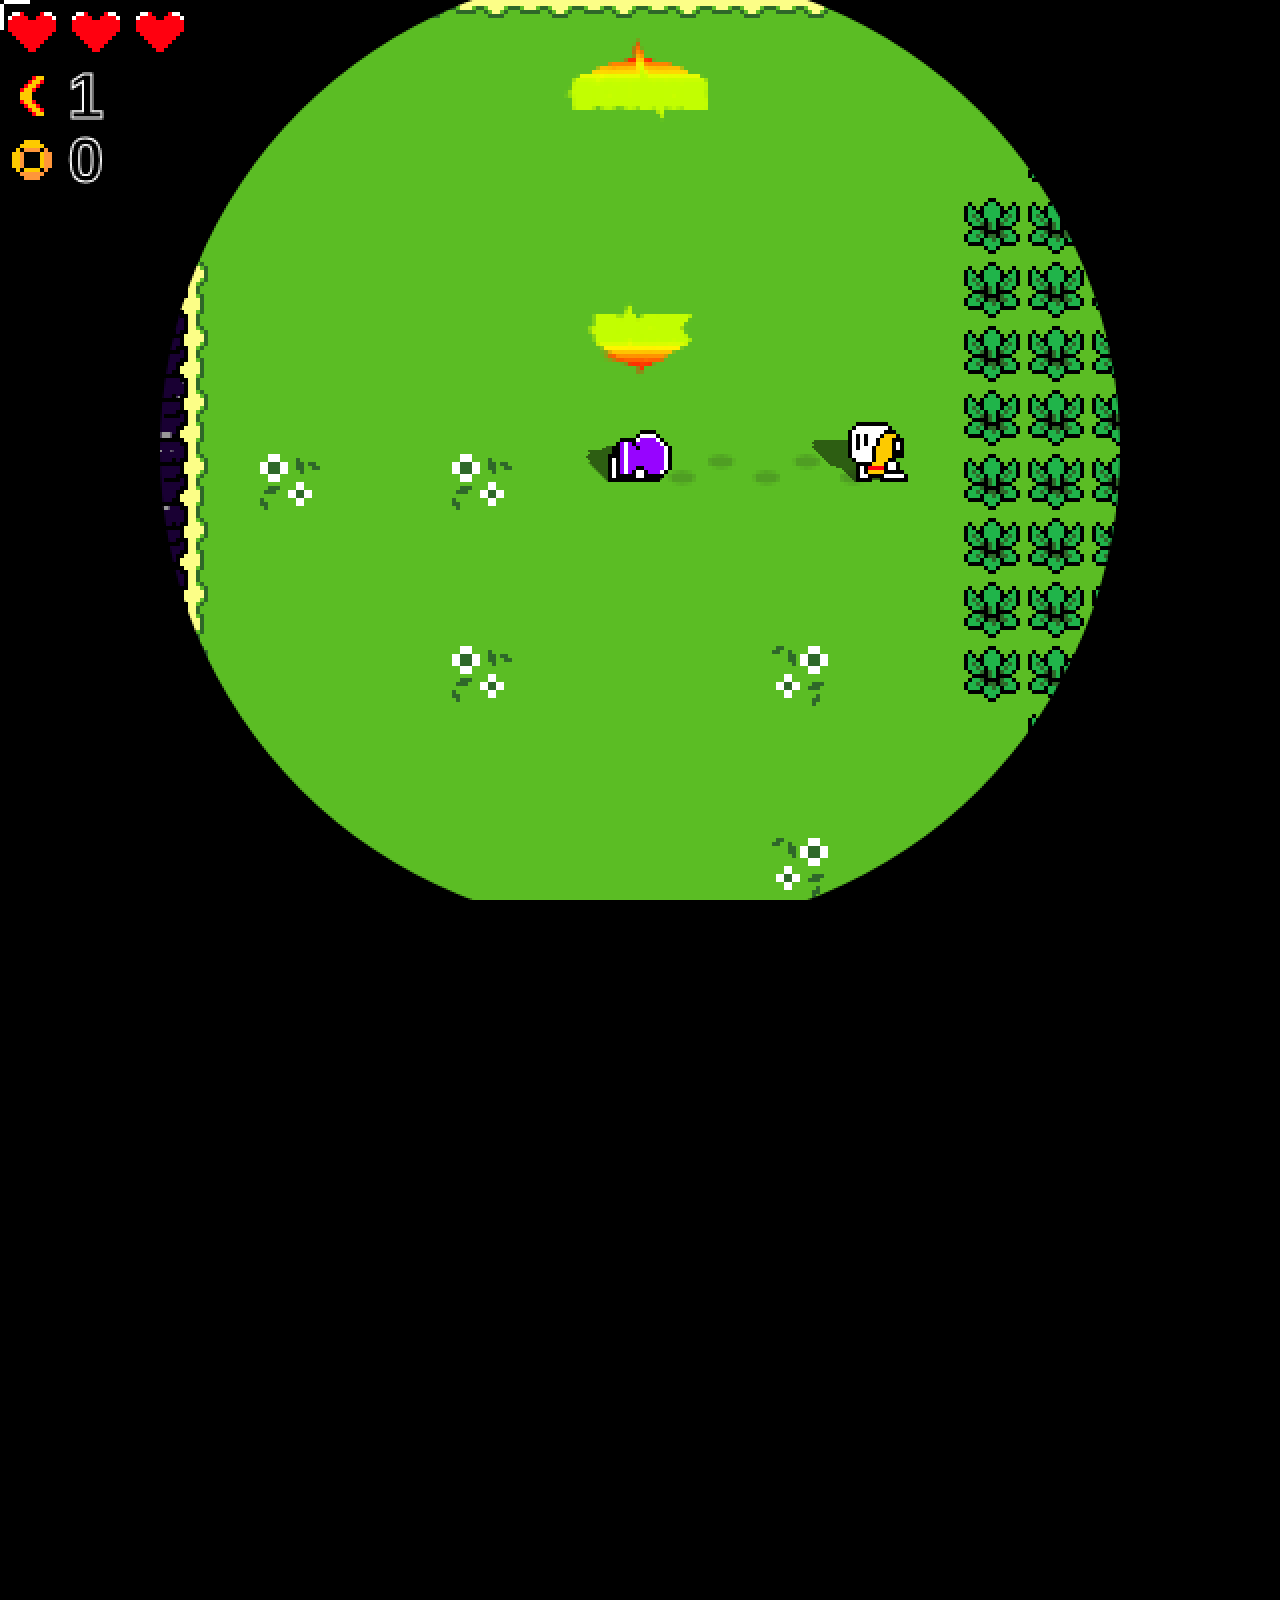
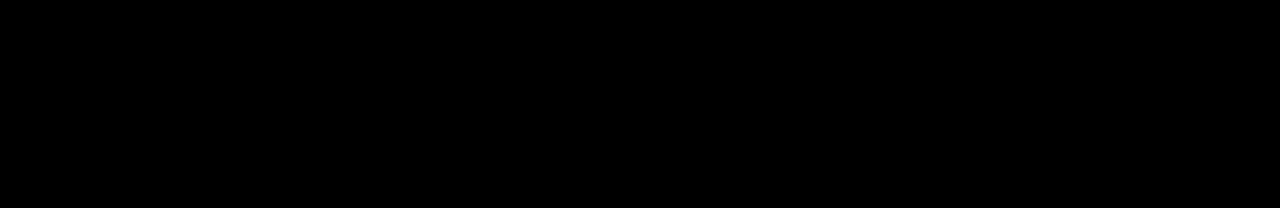
<file: all/Strongdog Games/src/all/Other games/bounceback/index.html>
<!doctype html>
<!--
    Bounce Back ~ A boomerang roguelike for JS13k
    Copyright (C) 2019 Frank Force

    This program is free software; you can redistribute it and/or modify
    it under the terms of the GNU General Public License as published by
    the Free Software Foundation; either version 2 of the License, or
    (at your option) any later version.

    This program is distributed in the hope that it will be useful,
    but WITHOUT ANY WARRANTY; without even the implied warranty of
    MERCHANTABILITY or FITNESS FOR A PARTICULAR PURPOSE.  See the
    GNU General Public License for more details. 
-->    
<!--
    When life gets you down, 
    it's never too late to...

    B O U N C E B A C K

    A JS13k 2019 Game
    By Frank Force

    WASD = Move
    Mouse = Aim
    Click = Throw
    Space = Dash

    Hints
    - You will keep money after you die!
    - You won't take damage while dashing.
    - There are 10 levels.
    - Sand slows down you and enemies.
    - Yellow boormang can grab pickups.
    - Blue boomerang does double damage.
    - Beat the game to unlock speed run mode.
-->

<html>
<head>
<title>Bounce Back</title>
<style>
body
{
background:#000;
overflow:hidden;
margin:0;
}
canvas
{
width:100%;
height:100%;
image-rendering:-moz-crisp-edges;
image-rendering:pixelated;
}
</style>
</head>
<body>
<canvas id=c1></canvas>
<canvas id=c2 style=visibility:hidden></canvas>
<script src='gameEngine.js'></script>
<script src='gameEngineDebug.js'></script>
<script src='game.js'></script>
</body>
</html>
</file>
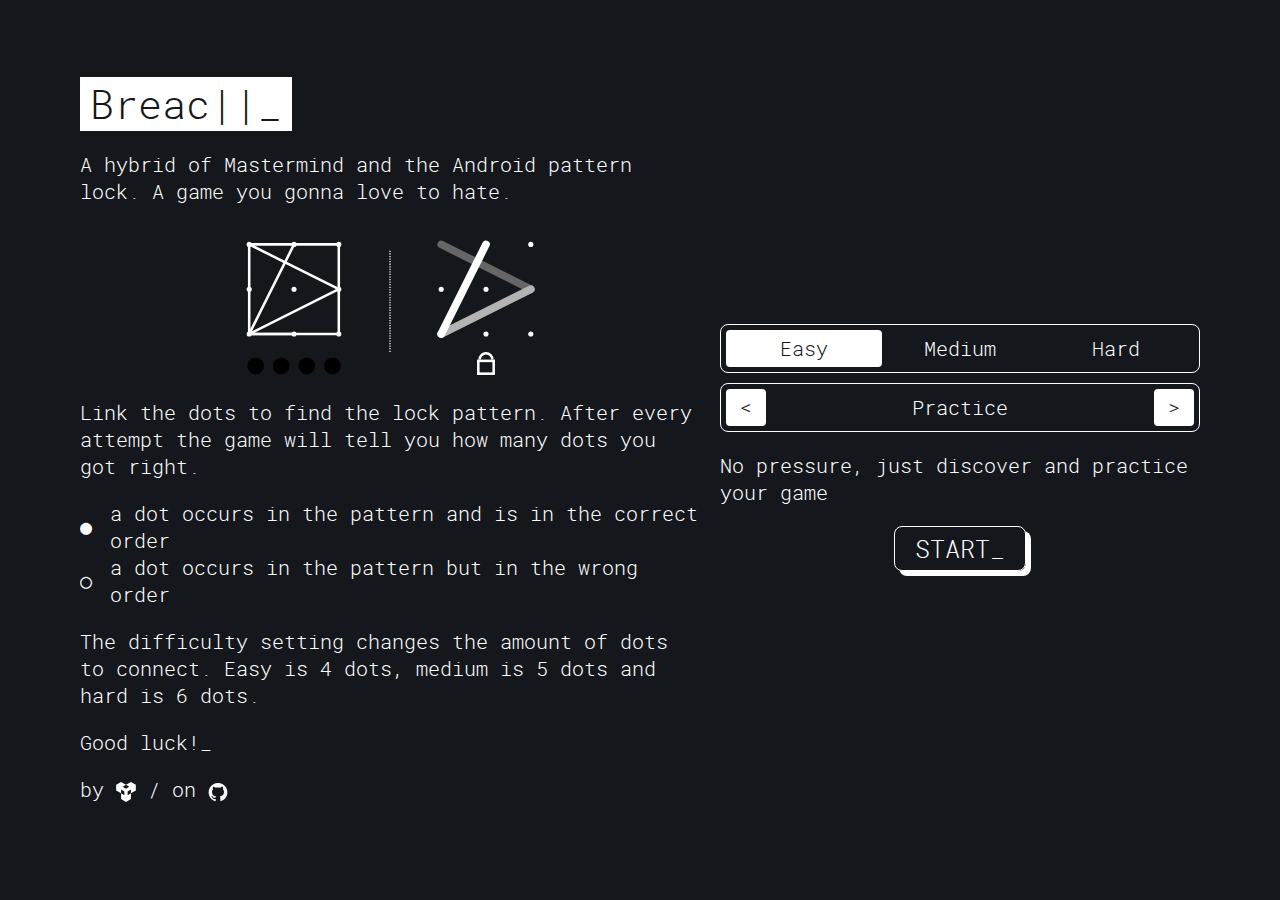
<file: all/Strongdog Games/src/all/Other games/breaklock/index.html>
<!doctype html>
<html>
  <head>
    <title>BreakLock</title>
    <meta http-equiv="X-UA-Compatible" content="IE=edge">

    <link rel="shortcut icon" href="assets/favicon.ico">
    <meta name="theme-color" content="#14171b">

    <link rel="manifest" href="manifest.json">

    <!-- Add to home screen for Safari on iOS -->
    <link rel="apple-touch-icon" href="assets/icons/ios-180x180.png">
    <link rel="apple-touch-startup-image" href="assets/ios-startup/startup-640x1136.png" media="device-width: 375px">
    <link rel="apple-touch-startup-image" href="assets/ios-startup/startup-1080x1920.png" media="device-width: 414px">
    <link rel="apple-touch-startup-image" href="assets/ios-startup/startup-640x1136.png" media="(device-width: 320px) and (device-height: 568px)">
    <link rel="apple-touch-startup-image" href="assets/ios-startup/startup-640x960.png"  media="(device-width: 320px) and (device-height: 480px)">
    
    <meta name="apple-mobile-web-app-title" content="BreakLock">
    <meta name="apple-mobile-web-app-capable" content="yes">
    <meta name="apple-mobile-web-app-status-bar-style" content="black">

    <meta name="HandheldFriendly" content="True">
    <meta name="MobileOptimized" content="320">
    <meta name="viewport" content="width=device-width, initial-scale=1.0, maximum-scale=1, user-scalable=no, minimal-ui">

    <meta name="msapplication-TileImage" content="assets/icons/icon-144x144.png">
    <meta name="msapplication-TileColor" content="#14171b">

    <link rel="stylesheet" type="text/css" href="app.css">
  </head>

  <body>
    <!-- Intro -->
    <p id="app-intro" style="font-family: monospace; color: #fff;">
      $ ./breaklock start<br>
      Loading...
      <style type="text/css">
        body {
          background: #14171b;
        }
      </style>
    </p>

    <!-- Static content -->
    <div style="display: none;">
      <div id="instructions-template">
        <object class="introduction-demo" data="assets/intro.svg" type="image/svg+xml"></object>
        <p>Link the dots to find the lock pattern. After every attempt the game will tell you how many dots you got right.<p>
        <table>
          <tr>
            <td style="width:1.5em;">&#9679;</td>
            <td>a dot occurs in the pattern and is in the correct order</td>
          </tr>
          <tr>
            <td>&#9675;</td>
            <td>a dot occurs in the pattern but in the wrong order</td>
          </tr>
        </table>
        <p>The difficulty setting changes the amount of dots to connect. Easy is 4 dots, medium is 5 dots and hard is 6 dots.</p>
        <p>Good luck!_</p>
        <p class="small">by <a href="https://twitter.com/mxwllt"><svg class="icon"><use xmlns:xlink="http://www.w3.org/1999/xlink" xlink:href="#icon-maxwellito"></use></svg></a> / on <a href="https://github.com/maxwellito/breaklock"><svg class="icon"><use xmlns:xlink="http://www.w3.org/1999/xlink" xlink:href="#icon-github"></use></svg></a></p>
      </div>
    </div>

    <!-- SVG Icon definitions -->
    <svg xmlns="http://www.w3.org/2000/svg" style="display: none;">
      <symbol viewBox="0 0 128 128" id="icon-new_game">
        <path d="M111.5,120.5h-96c-4.418,0-8-3.582-8-8V16c0-3.236,1.949-6.153,4.938-7.391c2.991-1.237,6.432-0.554,8.718,1.734l48.5,48.5 c2.288,2.288,2.972,5.729,1.733,8.719S67.235,72.5,64,72.5H23.5v32h80v-80h-40c-4.418,0-8-3.582-8-8s3.582-8,8-8h48 c4.418,0,8,3.582,8,8v96C119.5,116.918,115.918,120.5,111.5,120.5z M23.5,56.5h21.187L23.5,35.313V56.5z"/>
      </symbol>
      <symbol viewBox="0 0 128 128" id="icon-back_home">
        <path d="M111.5,120.5h-96c-4.418,0-8-3.582-8-8V64c0-2.129,0.849-4.17,2.358-5.672l48.25-48C59.613,8.831,61.681,8.015,63.776,8 c2.123,0.007,4.157,0.858,5.652,2.365l47.875,48.25c1.907,1.922,2.639,4.569,2.196,7.047V112.5 C119.5,116.918,115.918,120.5,111.5,120.5z M23.5,104.5h80v-32h-40c-4.418,0-8-3.582-8-8s3.582-8,8-8h29.165L63.713,27.321 L23.5,67.326V104.5z"/>
      </symbol>
      <symbol viewBox="0 0 128 128" id="icon-continue">
        <path d="M15.5,120c-1.463,0-2.921-0.4-4.207-1.194C8.936,117.348,7.5,114.772,7.5,112V16c0-2.772,1.436-5.348,3.794-6.805 c2.359-1.458,5.304-1.591,7.784-0.35l96,48C117.788,58.2,119.5,60.97,119.5,64s-1.712,5.8-4.422,7.155l-96,48 C17.949,119.72,16.723,120,15.5,120z M23.5,28.944v70.111L93.611,64L23.5,28.944z"/>
      </symbol>
      <symbol viewBox="0 0 120 122" id="icon-maxwellito">
      	<polyline points="30,0 60,17.33 40,28.88 60,40.43 80,28.88 60,17.33 90,0 120,17.33 120,51.98 90,69.29 90,46.20 70,57.75 70,80.84 90,69.29 90,103.93 60,121.26 30,103.93 30,69.29 50,80.84 50,57.75 30,46.2 30,69.29 0,51.98 0,17.33" />
      </symbol>
      <symbol viewBox="0 0 128 128" id="icon-github">
      	<path d="M115.9,35.4c-5.3-9.2-12.6-16.5-21.8-21.8c-9.2-5.4-19.2-8-30.1-8c-10.9,0-20.9,2.7-30.1,8C24.7,18.9,17.4,26.2,12,35.4 c-5.3,9.2-8,19.3-8,30.1c0,13.1,3.8,24.9,11.4,35.3c7.7,10.4,17.5,17.7,29.6,21.7c1.4,0.3,2.5,0.1,3.1-0.5c0.7-0.6,1-1.4,1-2.4 v-4.2l-0.1-7l-1.8,0.3c-1.1,0.3-2.6,0.3-4.4,0.3c-1.7,0-3.6-0.2-5.4-0.5c-1.9-0.3-3.6-1.1-5.3-2.3c-1.6-1.2-2.7-2.8-3.4-4.8 L28,99.5c-0.5-1.2-1.3-2.5-2.5-4c-1.1-1.5-2.2-2.5-3.4-3l-0.5-0.4c-0.4-0.3-0.7-0.5-1-0.9c-0.3-0.4-0.5-0.7-0.7-1.1 c-0.1-0.4,0-0.7,0.4-0.9c0.4-0.3,1.2-0.4,2.2-0.4l1.6,0.3c1,0.2,2.3,0.8,3.8,1.8c1.6,1,2.8,2.4,3.8,4.1c1.2,2.1,2.6,3.7,4.3,4.8 c1.7,1.1,3.4,1.6,5.1,1.6c1.7,0,3.2-0.1,4.5-0.4c1.2-0.2,2.4-0.6,3.5-1.1c0.5-3.5,1.8-6.2,3.8-8c-3-0.3-5.6-0.8-8-1.4 c-2.4-0.7-4.8-1.6-7.3-3.1c-2.5-1.4-4.7-3.1-6.3-5.2c-1.6-2.1-3-4.8-4.1-8.2c-1.1-3.4-1.6-7.3-1.6-11.7c0-6.3,2.1-11.7,6.2-16.1 c-1.9-4.7-1.8-10,0.5-16c1.5-0.4,3.7-0.1,6.7,1.1c3,1.2,5.1,2.2,6.5,3c1.4,0.8,2.5,1.5,3.3,2.1c4.8-1.4,9.9-2,15-2 c5.1,0,10.1,0.7,15,2l3-1.9c2-1.3,4.4-2.5,7.2-3.5c2.7-1,4.9-1.4,6.3-0.8c2.4,5.9,2.6,11.2,0.7,15.9c4.1,4.5,6.2,9.9,6.2,16.1 c0,4.4-0.5,8.3-1.6,11.8c-1,3.4-2.4,6.1-4.1,8.2c-1.7,2-3.8,3.8-6.3,5.1c-2.6,1.5-5,2.5-7.4,3.1c-2.4,0.6-5,1.1-8,1.4 c2.7,2.4,4.1,6.1,4.1,11.1v16.5c0,0.9,0.3,1.7,1,2.4c0.7,0.6,1.6,0.8,3.1,0.5c12-4,21.9-11.2,29.6-21.7 c7.7-10.4,11.4-22.2,11.4-35.3C124,54.7,121.3,44.6,115.9,35.4L115.9,35.4z"/>
      </symbol>
      <symbol viewBox="0 0 128 128" id="icon-facebook">
        <path d="M16,16v96h51.164V74.451h-12.08v-13.99h12.08V50.144c0-11.973,7.312-18.493,17.994-18.493c5.115,0,9.514,0.381,10.795,0.552 v12.514l-7.408,0.003c-5.809,0-6.934,2.76-6.934,6.811v8.932h13.854l-1.803,13.99H81.611V112H112V16H16z"/>
      </symbol>
      <symbol viewBox="0 0 128 128" id="icon-twitter">
      	<path d="M128,24.3c-4.7,2.1-9.8,3.5-15.1,4.1c5.4-3.2,9.6-8.4,11.5-14.5c-5.1,3-10.7,5.2-16.7,6.4 C103,15.2,96.2,12,88.6,12c-14.5,0-26.3,11.8-26.3,26.3c0,2.1,0.2,4.1,0.7,6C41.2,43.2,21.9,32.7,8.9,16.8 C6.7,20.7,5.4,25.2,5.4,30c0,9.1,4.6,17.1,11.7,21.9c-4.3-0.1-8.4-1.3-11.9-3.3v0.3c0,12.7,9.1,23.3,21.1,25.7 c-2.2,0.6-4.5,0.9-6.9,0.9c-1.7,0-3.3-0.2-4.9-0.5c3.3,10.4,13,18,24.5,18.2c-9,7-20.3,11.2-32.6,11.2c-2.1,0-4.2-0.1-6.3-0.4 c11.6,7.5,25.4,11.8,40.2,11.8c48.3,0,74.7-40,74.7-74.7l-0.1-3.4C120,34.2,124.5,29.6,128,24.3z"/>
      </symbol>
    </svg>

    <noscript>
      <!--[if lte IE 6]>
        <p>
          If you read this it's probably because the world has rebooted. I don't know how but you arrived here. I'm sorry you cannot enjoy this little game but you will be able to in the not too distant future. Browsers will become incredibly better. Just before the world turns into chaos due to Nutella production shortages. Scientists will realise too late that Nutella was to humans what pollen is to bees. Don't believe the hype, the end didn't (or won't) happen because the 'left-pad' package got removed from NPM. Good luck.
        </p>
        <p>
          PS: If the world has ended, please tell thejameskyle that I loved him. Only his cat can save the world. (Shut the door)
        </p>
      <![endif]-->  
    </noscript>

    <script src="app.js"></script>
    <script type="text/javascript">

      // Set up service worker
      if ('serviceWorker' in navigator) {
        navigator.serviceWorker
          .register('service-worker.js', {scope: '.'});
      }

      // Easter Egg to get it full black
      // Awesome for OLED screens
      if (localStorage.getItem('isDeepBlack')) {
        document.body.classList.add('deepblack')
      }
    </script>
  </body>
</html>
</file>
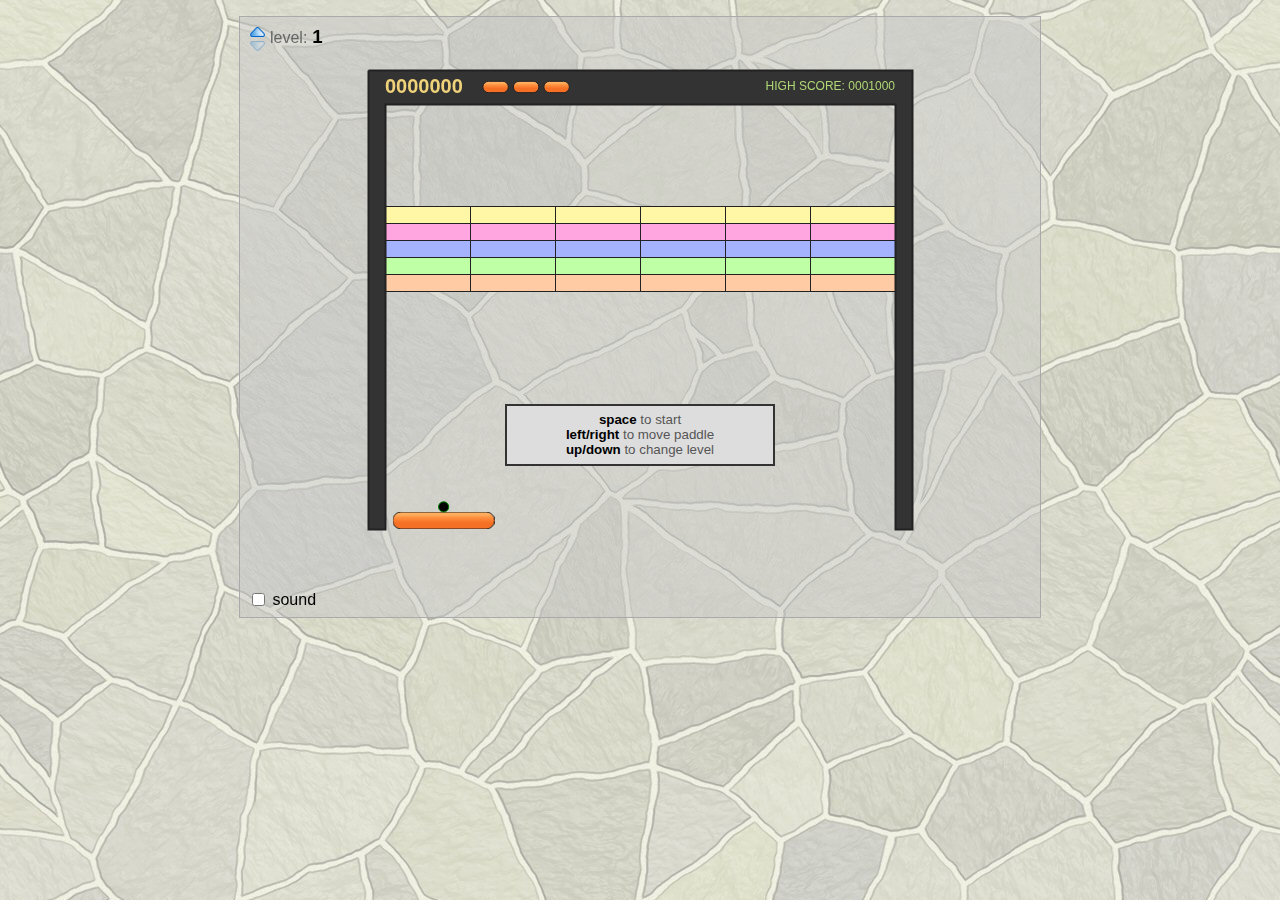
<file: all/Strongdog Games/src/all/Other games/breakout/index.html>
<!DOCTYPE html> 
<html>
<head>
  <title>Javascript Breakout</title>
  <meta http-equiv="Content-Type" content="text/html; charset=utf-8"/>
  <meta name="viewport" content="width=device-width", initial-scale=1.0, user-scalable="no"/>
  <link href="breakout.css" media="screen, print" rel="stylesheet" type="text/css" /> 
</head> 
 
<body> 


  <div id="breakout">
    <canvas id="canvas">
      <div class='unsupported'>
        Sorry, this example cannot be run because your browser does not support the &lt;canvas&gt; element
      </div>
    </canvas>
    <div id="levels">
      <img id="next" class="disabled" src="images/up.png"   title="next level">
      <img id="prev" class="disabled" src="images/down.png" title="previous level">
      <span id="label">level:</span><span id="level"></span>
    </div>
    <div id="controls">
      <input id='sound' type='checkbox' />
      <label for='sound'>sound</label>
    </div>
    <div id="instructions" style='display:none;'>
      <div class='keyboard'>
        <b>space</b> to start<br>
        <b>left/right</b> to move paddle<br>
        <b>up/down</b> to change level
      </div>
      <div class='touch'>
        <b>touch here</b> to start<br>
        <b>drag</b> paddle to move<br>
      </div>
    </div>
  </div>

  <script src="game.js"></script>
  <script src="breakout.js"></script>
  <script src="levels.js"></script>
  <script>
  Game.ready(function() {
    var game = Game.start('canvas', Breakout);
  });
  </script>

</body> 
</html>
</file>
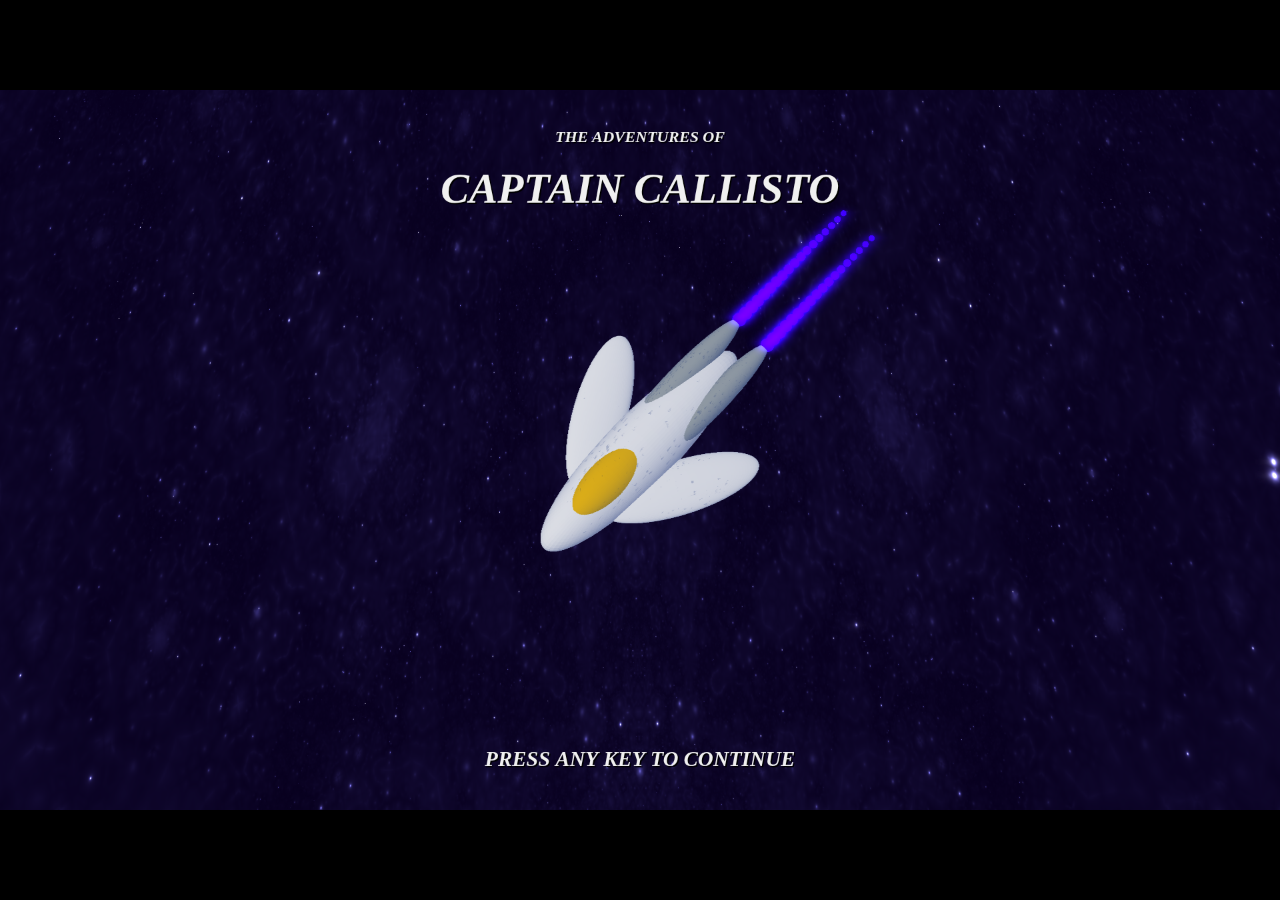
<file: all/Strongdog Games/src/all/Other games/captaincallisto/index.html>
<!doctype html>
<html lang="en">
<head>
<meta charset="utf-8">
<title>Captain Callisto</title>
<style>
*{touch-action:none;}
html,body{width:100%;height:100%;margin:0;border:0;overflow:hidden;display:block;background:#000;}
canvas{position:absolute;}
</style>
</head>
<body>
<canvas></canvas>
<canvas></canvas>
<script>
eval(Function("[M='Jt~YKz_FTU@RAIRGZYir}`r?eCYGtBPi|_z}z[Q|NY?E|v}XykH|mykQ}LI[c?kNVvnyelpTP}UrHwdufWdGBzkh~{~S{kd?URGlbuChmp[BmxRoRN@fxWvL`TbAAtf?Ya_A_mPirxvkRgSGDYSG@angRBb}WbvGZ}FEbeDzze~BxEO^s{Gw`mhIy|eTHNv^EqXPn]tVknpyYhcn{yTx|M|GpRE@TQjpnvpGX]}MShL_TnZpU{U]bvSq[wMEFaNWm}csG?[YlrHSOTkJ_D?X~LZIJEbaLdsy]FygLEFS_YmYo[o`vxd`TAYQ^LxQgTrLRAIasFEXsC|fT[EpJmbcAVQfb[lNKtHzRyT]AaVFyJjCCxeEGhepcecenQYy}hBgfXClqeIjSpqvcn{j@P}`Q{]NrlltHWra[Q^@LIxFJUWGzIazI[[AEw~dgeZpVTi_jDBpfL?HxiqBJsc^zmPq@Jg^s~~][|}[NzwrUYeKVYZg?aE@Vq{YiRpRx@Q@srepWIBVXN[ZAKSsBuSEBq?oIvTKwTMvDCVGMWx|{yf]s`REX]Eab?BoAAMnLnekZZImOdhkLDtro`aoTKECmE?tLn{NiQRuqFIyPlrLM_WxNwIKpxD]~bwPw_|@mRkmEGaTciac?cs^EdmHU[yCFSM}U]}Dtqfl~MiW~_dyNqUQF[tFwCpMGIXYLxkcVeHorywzFUmaWOTupTBY{fbfcRVlZNRSFunYQ[W`VhMuZDf`DO[|DgvzRe[pKaavyPZljWIripv?t{K`EsTUSSoaE~M[XP[evUJDWPAwHxf[glBTn{HlhWF?B@QlOhBiz{On?d~eXIqk{l{@mTdeLwVlH`ngYhooN{KWbV@M[eXoGuxm^|c`fHhudwgDWVtVtEitMJ@PhTDXNgT}kRQfLCzymOMiFfc`tTQImsDLglBaLfBosINt|yqq_BvjK{SAvxJQuKTEuAqRgckeCn}IPnFlGvi_U?G~pWkEzA{iEDfP]W?eBBfCSW?_mgyB_yNoU]yjOAXGST|k{k~OMKWBTv}ixH^^W{dteeMulkBWzMVVLO?xTid`K}mFPfHkhIVpE@cqbDT`Ns|PbYSNPPNrq@~F[k?lU^T_v@Vq]U@YmH^nJr^UYe}JJq`m@L}}jNDh]T|}W|J^CsfwqFlxS`kieWITmv`g^}IBz^nOh~LCINxa^qKzyjTxeLHdsDrdp[CggqIytQ{XDPSbRnsXHwALXWqezHoT`N_[PvULNlT@EcEPBQSSl~Obrugk`~NSfCyM{R}qDnqXed@IZW[aR?]OFi^}mrIVZhaFbmfh^wb{LMB^gFG}Rnrs]CEIaEqLe|EPJurMbv_CDAbVg?Fumeyj`tGoUdIY^Cjcy~}XOYWtsH]UyD{Q}AwfnkKcgTPCCBRHFd{hyIUw|PJWFKZWq@~i}u?NG~QdBtU{X[ScMOQcfs~uoAZg_fOWbZqJveVu|Lq?KIKCY~a[NWqBV}@rM__X]ZYd^a?{v}WFQeMFTQ?wypOQzd[YCFnVXCZtkFJ{HKrc^W{KLsBOpD[eOpUBZr[iMccR]|SdRZwfKXwgjol|wYnItWhZrmZaxNGTd`?N_HZI|FXweVyxbMV]SRdL{OtNq@KtRvlCZuuOJy?Mo`DWB}`MzQV?taiwNAM}^i{_dUR]ZoHop[}`]zHNGsgPXTQo^Hn]CPiKJoNHE{i?EBbwtKC`}GqZNZDX_dvcO?s|uF^AL[a}^jKewzcRULiWzmn^Qm_e|~_]JBPvTWWudmUPJe]~aXhbSSP?RO?JKveaNgGvUXS~LLfVtfhLE`IooRhO[]ZmFUl?^bJrh_hoq|wZ]zjMApjBthE@xh[ffd]EYNj?^IY]`iij`kX[AcV}g}HHBTZYKKnDpt`k{igI}_{KLYQu^A|l?SGNDFShJDHinjizO}Bhckkk]jDWBcfaGKOupHyjPrnBgp^Zroe]LwdhOdKkc?][qRTFLdzcL_@{p}SngCuLhyki{uFaIZbZzF|}UYofcoHYFJdUsc@PHMv_gpNGAAA}Nzibd_Zmr^GHIo@B@CWdloGodk]@qHMJGF}j~tXdysFcxbKa}BQKbo{@P_JArH@llDoCtP?pmxaQpSICZsl|LqrVTETNfixtbCPF~jst}yREfW|HpocrW?DwxIDffMl{Js?tn?`ukJleWZp_CfMKlv~TwXsjyLUH|jBOY{~LMMfYTy`WT[Nht~`zMyJ?rtAqrxL@~`VH|q[@WkBjtTxGvWfmo~S]FozhqGn}I}JlsrBx|`GYJNQ}UwoPnIRoNoFU^dwkXiks@Bel}lSKfT~F`]YTXgqNzeUkEwmW^qkBuZqOTJtRXdy@x]uaGhLe]_z?]s{|k[gY]fhzHlD]sm^AuXniMG@WwZOBxBCuKLZJKLIIP|fHKCgIenk@L|ad~nqbeijORsXf`[HWCOBHafCEDo?S_k}WK{FU[hiCyuIulKEMWvbvMEuor~P}tF@FJLdQIwaSt`D`uZSsTOyoxHtOcCFHRJiY{jfHQLo@p{dp`VmDZ@n_MpvnkYMl]a[Gi^SyqSvPK`zopPuekkWtb|mBAjFfUyaDAqUJBJdxtbmF`wV?dwiN`T[]_HUHQMV[nds{nyl`NAu|]|LIDIqWKAQw_E|BPfYxoGeXYsSpkQ|RkWPbVwL?_HQ|@yFyLqvPptAjvw]^Zj~~NZgBclXrV~PIK^CTeaXz}HEzPz^Jlc[ovDq@deIj[kvAyNvUuEk~`sNnbClnNdMXhVh?raJIwatLn]?SKd^PSjhrbmP]rDducnu|LnS|sVryjW^ytOjkV|BVl|OlJoGXrE[kOs]|yKZXuNr?DWUpzaFROFijVnQxgcxs_prnw|n`c[fepOy^ZgV~cnyNmJu{z}zFtm|BZKUJmoZPiSVYpVyIEQwkjNL{VH{gUPX@J?LbrpSG}nw][VJLallr|se|ze`_TXrYaPiduEKz[pQPijRc?yyd{~zxnzqDpWWO|lDLrfTTH}B@KaPRtlz@jHI[Eo^Je_ZpAT{jc[P^O[AutlZl[U@zjCOXkzazhlIE{s^}^hMcQcV{XEIOTP}_DUVE?wMz[SQ?zNFHwPKUAt~vLGBfuKPLddteV^YYCHCjVRN`NffknVZ`ZiAKIqloFnoPElA`|WLEAM[U@[Ie_wHxbA|j[ql}@MfLyPAPQIKOvZNy~CVw@VeFTLr}IXsI~sHIZhu~fzDx]KQyBYybadzPmNcmTf^JxtczlVzHFIBB_Uskkx?iSbYbBLj_GY}mEEHWbJKVSsf]dB|SLleQmk_b]}{cBiF@bup?|Ftch}W{`r]Lg]KXxRhF]ArkriY|SyHeDcwY@CQXorzNQf?Kv?zAMTlE^]{^umkAGUEvTjxExI~Bgfaa^UWskVwkXP}alr^FomyObTWjMjD^Ztno]FVQw|SJVpsqZW@?y`{|drCzgD^?BLelU]rAqpfAlfftoIRVfmBmgjEC~`FA@RVLsgIAU^aIfkjt`SVQK?ldpRgrrwl|jaQNiowE_LQs]gaMaOn~Q]NJVuUjf^it?zizaEcaREIzW~yhr|zqnoCLSb?EoFtCKXgcF_CEs@YPJ^P??g@YK?[IdXg[TPL_cxcYIciSzbOZaXrlj[{YA@CNXKp^HDQMCBaAYUfsn@a|uLzac|n|hlIvtyDu_eeo[OyJBk?ceq[MhIwhuOrdWd|KJ`GEDDp}[Xbfd}xelP|}dJWi_Mjuin]Pp_pDAN`cwutSPE|DRmy_t@prICLMnqkgf[{FPzAwFCx_eTKMlNY|VoW|EOAtlFgPVILyR^?Whb@lk_rl|m}NvBTmaAQiNud`KwMWiEp]~mXx_BpZmlJBF|eOw{mPhLfCWUImgJuK]yXXENC[W^n~mRJOihK{Zt^G~{QzPMzY@ZwA_pJU[Vt^zPEyDpYBqp|ZRD`Ee[ClQLneRfOoWVrJ}rfwLQGyF@r[zwMQjRyfu[nMY]wtqV^ZwXB`CN[cRw~kB@kixzhN}sLPpJt_eZRrZaooCaQjpviX}eKATZWjt[T}}KEnhJAjjBVPTqS`?xBvSvuzloZXUEf`{eWP?[qUqghXZ|Va]j_xB[Dk?BM`HYa|gyYjh^GbRvsMQMw?S[wrcvWXJZw^F~~[T~YKDZZ~JFHcXz`_~`jLyzIE{a_oOeHNJRIUTYZUeZMard`EA|diQmExsSjhJeNvxH_{BBbEA^zpr@cCEnCGQU~pEfgk~e]_v|Qgn`DZV]g_Aci^UU~hr]tLJRDcnF@OWFnH|MP]xdEQWjO`AKp_}JKtinm[JGoKKtpcBHjv^gppa@}jICHibp[oll@OL||wzGpzeRJmCV{HLhj}Eie@vEmkxIOfZDmW}~bI@gdBCC^GQgkGMjPrvEWcCG?B?Ot`kxtWnfC_pfrSLftlVOplPgKVVtsdfMF[`[hPUu}os]VuQq?ULoLb{wXMbWtniD|pnpKWSi^Yax?}lxR[?Y`kXpEZbd?mqvJ^@gcqyZAh]JI]vFf]sKXvXDDinutk|aoqy~bfnLc~@fu`feqcuKXK?BVURyHzO?ui~Nku}MPmZlSpoUAe^@oFSBqakkpR_VeJkdjMnjfvjFxP[ytKFOh[M[^Z~P@CkM~ujf]jwAwd]V}_[`FIXdqdTsWyrITs~aWatt^[VayJds{_HdC@ATfU|]uHWJ|AP[lZ@uoz{_B`JQ{MYaoffyDkkbp@aAx^I@^IXyUTdy~y_zi^@Zi}JMDb`xUDc`_NWvWNBfgIsolndarkvHobaatYDkZf[EO@`dcudbSW~H|CHx~[ZH?f@KYLtYynyRRmAglQBidWp`mnLF`AxmLt@S?Kds|BFT]]_^rNh]uBpNALFyrHB`imGan@}UlRAY^rBys^ShgNE}MudcDySJpisWZORVZR]KrFhtkIUbqESpRyJDuiCwNOcff`Pkrc|Isz`BEReBZvUkZNkB_Zcf[HC|FTNZZAlt`fqqkuuEzh~KDpXWrnEvPbLsFjlmhfqip|UT^IsY~@tfHPQHFZker`FJaxd|[vzeTPl]}Y`LzoaIlWTTxKlHr@gVacOOZv]ec`F?YxDDSyRN@haZb~zw||NIiqm~XZdMzQP^pXGSWQ`sxthGb]rPoG|@lsSoDhdbTbHKdFqDaOeW@@@MefTPpsQLDh^HVRCC^~[Tdq]|ThABDvCmyiNiumdCRm_cxs[{MJ_UPM~oP?lHVnRvf@vrNI^FPIINOXW?^@Ay^SCVYGSfrMqhXIT{tZLfZSm{Kprs^VvQJhPPt{{BfoueA{TQ?INA}zQSLACtiXLOsYvzL}QIk`KBWHcneoDdvzMWLn]yPkYrWgO^uRGJwbKONOqecgu`o[HGtDPRNp[ty{HDk?jfOz~^BaHWD?pB]dNrFViI|`^EaxP~SU{RUeq}xOoTEDQwbq~`hdlGgpzw|Yw|wPXXDU~Joj{llKyO@rgr|_dmOUY`oU~GVSJOnO?FAqKESAMvv_ha]XXhNNvXAIz~ub~BqlXCEAkrcr{Y~W`kSnP{EWAbOtk@pf`CWk_rhSEZWScTMaT?DkTpTtwzEn^P~eVkhjsR|uTEN~z{~`AXoxgXdeXarFRuXpxlK|`ks]BhaJQBv?m`FbCv|BeO?WNYzX[yeCC}W?HCxSumt|Ggz{SJxr[GBmgwq^{EZrF[znqtw`F{XxVDu~lr_]MvFY@RVN^oVzmTjt|mVYlXGWhBk^yuc`ZB_jAcDL[Qtim[]Lv`e{eUbYaXfUpJU[~WCy~y}T`YzrhnJEckLbYRyRTWLKIIk[yi{~whl@CE}ydlRJVc|KFxEfhO]JqEZutJ|B}p@@jhVPU@pzR]xPfhcN`kM}miMxyAq?amG`ovcNhfRGqrGIVoMlq{UV}BPSJMHFQiNWksIwndR_EF[BzqH^Z|`StSwMLghxuXPLGK{DsE?vy{zZJogiVK_|w?ubkkkRaLLLK|r~]OA@bbPKR{__EAqwUKmMk{BgulJKqxNsM@ZPuj^OEFvcOlVE~AQpjZ_|~CZt?WPq^UwQoFtaaHYsxUe}|uXz[fCdlsKGd{T~LuPKpsazYBAwP|Waddkx`TwEN~zT?Mx]czioQn[@}IhOmnWJACMCVKBeYTbywfybAnLcA@jlhB{Sea~^SUzN{Q{zBLWJiqh^Yby_ToEsc@oran}odQbVuXITUgEbWhWzMsvj^^ylTIIlmZHiq|QrRMW[Fh[Kd?j]liylGc@`NzN`tOFFwLHyPoBrTxcLk{g]K_gU{N|BfYCtvWxeNphE|kJbO~rkfYpZBZeo{DXV^Y?QYrHBjyLOISF]VI`atdFsVarpVRJgKN{?]pBB?y{krA|upip??ly@kVf`cy`FEFV[be]F`n?yrrkyVT{xLalSZwoWQDsft^xeyIUhvRAl{RTnCFon{E@AvgpTK{VkEkB[vjFNJ[|HpAcr`]R[{SrOwrNwmLt~JRp|bGIDtSirQFenej^RAXsN?EbTAW{JIsqforJR@|yvEQlhD[Hd^HXlNZM`cgpsGUbOI?tnJRqCoOhahHLVqmyeU_mOV?aTyA|cLl}qIec}TAy[NLSOymjBemOFzizPh`yDrgsXbgt_FlM[y~[_yXz~aUqAyZ_EwPaXHVq?yHf`jwz@CGyHZJKB_ILrCkHFnlwvmEBEgL]w|]DHKg]bojxUHqoPOfCmtFOHvSBdl@QErsPOkqqidjZd]^eoJyK^bp~lHBMmrp[qr}WDzuYWno]Rd?tbCgswwLS`agWBZoiGfeGcQU~taoUjNAOqtemi[bhBBez^yTPSOqDR}RMbUPr~OPXUb~V{HzvlCf|LYrNK~r}p@SKwfv{orClLyp[[|FsV|Mc@cI~{PhOGwdByCYH]EWMwqSMMVzA|m{Q^E]H}nAWZH_E?rMMGwnvaFXRqYlVAu@?Cv[TcO@PwClBk^r]CIm]uVWIGEsPu^Rk|Dtq}WX^hYakGZTyf|{bPLrvlF~Tx?]WShPFfUhk^dfsTjLFyDFu~kGVldn`geWDB}cgbcNnSFhr^?~?eCNU_kFtibg}uY^[kpk_mepsr]ZlzdphjacIVMp?mFJWi`GkKOoZWlRBFrkbjAN`__`eLg_o_w]NQCWBLabt~|UTbydMLwPvMpmR?iLgnLeUwMhcrosXh`Q^hvH@FKpHBvJPwwDZ|XLknH@DTl^gAp@OTPzVK]XWB]mRutaLOFmtLgFrf`ONPQ^K^bdWn|HPkla]hGUuMiqKcBkS`c{MFrACFCp_XoFkqKWTNtnv_YjFwtCBdKTGxtDHMpuoEpH[]liRl{H_luYgiB^LT@FxqI[rx^BAQ`[lSP|ZtFeO[Ku[CLASsbrznv[UEEhBYeesfgse^CS{A@L{fKacNiEuj]l[_@zchgSfz^xafayU~mcH_VqC?KjZ[FIMqdFbtPO{]_zO?PZRI?Ss]wUIgkAb`qcm_q_xTr[ZV^msa@jQlkARpMXcHgZfSzeNRtlAhJ[p|?}pqAHYM?R@Kf[Z[e~LZZpc`ALy[[T}kJT?I{CsUwkV`zQZHrKowFJfaRH}RHOxnYI|gZ`S@VBziYwbbkwOYe{}QltJyj`pXlJL`roLtEEHvSw{rN{rvIiq_tnsZ~LVesVX`uPaZcrdc_BBCkKiIJzA@Vx@[?XOPNrsz?Bssbz|H[nwuPLef|cbI?L[dd~?OcJC{eT_Oz{nNwMMLtHHJ_QB{KkgutoNhT~m`~pnhDWNB~MZ|wCpqf_@dXpyTzrBGhVDpoYkGl_MwnW}ItJrW|[Y^]uUGZERtQjzAsMbjKOnJw@nI}xSpqkv]vwIT?DDAXmVrMYrA{k]ugVJzJO~o[]SwABUsaK{MSGkTriwCbrDA}s`g]p{bnnTBTY^Z|lS[HATftP[AZcEjl^NbgMRDXSwgmimdSZPQOrEX@BAysZqJae~~kqBbTw[FZa~ITbw`vD}[~G[W[bCbhDJWCmSmG?k`NMue|YFAXFwQyA`ZIoqRJM]jVHDF[FHuPQQ^[DNMT@yYV}ML_Tv^^LWVQs[olLKKtv@OWP^^zHcGGGKVc{Ot{wZyr^`dCLX|[e_{@op`fs[`u`bKChTnkDCCJNDdBnGJ|RCMFb@enmCII{PT|ui`EB{KAtcBtoRhSxB]_vIAS?KONg??iJb{C`vEksAUcnALbJS@ofqrUQOFrQMHmCGge~FqhDHRnfXaH[vVjVXJcXak?V]d]Vtqt}XtyyprOLmJv@[DEqOToVkIeMioVuJjfuvNwc~yt@j|axNiR]LIj`OF_tGTrJ_rkvbUrAAlHCVOdzjkQJnaWflUnNj]lHdRpCwkMV_ihNyMS?eCQWChopeqPlZHWuNNDQx]lmNCYvnCrAR_EP~FdaLjCw]W[XRBZdIxBAytBqMgYzfok[i]BD{YZqIRaU`VnbEnClEJADR}jV|yPOYUl`D__UWmPWmeJpf`iReNQr|`FJOXuJoT}webOh@_usvfCRa{VF`MfhLEojh_}YEFFcwfHXdhaBraQKnvA@cF^z[ebUWGlfN_~dIJMRXF_nOzAvf@jjnvK[qaI~{[AttJ{P|[?~FEgi|A@OATNUnQkRqIsH`B]Gfj`EMWxwniAmaiOOrzWIVorNpDm@_MCjcoxa`MosgBEvMwNElPVNOj?}ReC{uCLsXwrbIRcF_qJWcqK^CNy`CpxGpf|kGKCJUotEEArE]ElnRxDHnIz?epA}nZlS[sbMrepfh^gPZO|aF?pjvHDXuvWoq?g`XduFXxnWGGuUjIgsXdtN``OVn?V{~]IQ[mEuw~]m~jTOYSpt}EBbtCNTJMTeDyFDWCvv|jk_PaZcLEJXeL`@KiL@cKE[fDM_FViivW`cvMGYlHh?]muho}}w@hzYNWHQEd~kImzC]GgehAC|NNDG?JDuD~TPt~k@@lKgXeKPamPKtqQC@r`Dve]`QV?rRmTShQRrsP[AKGjvpidtotS[NQtVMDHkcBMkUMhuTDyFouo{mS}Q~@IxNAYgwU}TneE?kKXc_[mwllVg]uGIBQtcpOGZUyDJ}BX`NvHbjEaLXcUpt}oVzfTTgG}FgcIcAkbVLd^JRzp`XD[nLLXjRXuuASW}eoId[MAeN{yuvtW}jHSWrzY~Ak?AmOPI_ac[MMxiJfxx`FV{{PhEcJbKgzk[lfYmtMnYsmLcor?hIsgABYLOVy|hYj^L@hjnPEC_wv@TZjwE_[@M|vg}~pTxArMzY}}bVasGf[K[D_^SO^hWqUmHDJL?oUI[qvA_|n_JRNlMQAqwRpSooJv^Nilm{mqmGl^ztYS{v@]UaiGk@XbDIyj_efDMHHJEAYwmJuywdvaB@Hjz{KWlLVWCoHFb{`??bRgwOtq_ujQZazHRML~eMImoMhdZvbKlq]SKSbjHIl?E[YTSo_GAmH~nLEmju~`PN@@THY}OtrbY}i`OBhs~HDzWMtdJVNxY]suQnST[Up`qXI[vA_KGy]emllwBECrzm?^?HBseYyjHDUKv}PNopikB]yzQsuWntDAOtv}Yvg`Cc^XBHIV}tyxMGshRawMOXeFrPu?N|CkoR}vlCg{?n|NTyvRQJF^[XSLH{TFdbp]mDk_^JIdmp}hMyAxtbNmMtTBax~qJXkl_P@|hP}akuBQmzvprwUtJZboeRaNV`j[AdqrvQbjWARlS|Z{J{{NCiyQxJ@^lI}IcPAWYgDNR]^]jv|OsNq~b`QGmbv}UkV][yhVxi?wA_ZlyQhKPxdKr?eCph{OBmGHHPeSgakYw@HugbwO|pI{[xasxIFmQiwU`EVbGPgpE{JH{HNHAk|^}_s_ftFE{_DkI[abCRYleGxjpUYKxXohEfsupgR^HQJV[B]znvyhx?wam@sFO}S]UBaAcONUB`?ZJUjf@BWNhFNTqsgInxF]ptPSHUDAdRaa@`~QNlIBrrpdLiAp^lFl^Zl@wSi]ZEQXmFqxqCUG~hBU|ZLvoLW]S~@ZRhG}]@NgAetERxBPcMzEnAO~qQhIWXzPTAH`hE^~iX`O]NoNgVndr}SZWU]iDLzubgpfFCatdBNmBUQs_Vxvl[XWM]oaqaUxePCQMMWVdnWz^HgJszaRq|sTRT~tYHYEPsYHUGoEOCeUaOGz^}TwSpVGdNZaxXvY|dEHYbfwXYh^VeYwvaCXymw~THNHhIHcwjOWlMK}iNU^FNnRKTgUwj^EA?_UrMnfeWBotfD`Lm~@laqG[[AbMeykZnHJPyqw~tXcYIR^QtmBnLYV^kECayYYdCqVEN{jog@Q}okUDK{]qOduKS_[TKr]Aq~jxgvoQdgWOcUwDZt{{SKqMIHRjFwmgvJXFLLRptdrLOdHbxGgUyDlepqeGjMwhCSHiPqzOstvI~V@JILGKPg``twgC^eCMHn~c||l^BohFXsS~JJiv@oDj^wNgC`K]aEhV?TF[lxQt@W[~QKxHg]CpyBP}g?KVdgzpu~qjWNXZQjDxofqq}|d?pZeJHSGl}sreXQvavwpCeQWZsFexupB?cTfMlEJwxLL`g{RWRv^_wKdChzAf{SPG?hBafL[xHOUy@|M|gpZJI@OAMPq]FsGgLxh@C{leA^moQ]JqXa{gCrcOInhRWsy|UvrIM]CymfVpIzXEL@F{OhJLBFkf[VAX|sMl[AjpckP?M}A]Wtruuj]UhQy_jo}XQUUm]x^uNFEuXcExR_P`A@qrKFqHBmGYmyqr`Y?mHSZUEOscN`Jt@HvQIZoEzOdGKxmvdiPJv~FLM@ibsnGthHFC[yHPMy}Bhwcp|lh^EeBLjkQOFUqToxgiHpHKsbAv}]OY~^BxDtVgHVXrCfNPjrzZoh_}W[J~Fur?xe{jYpa?U^Ha}hOx@sMG_~OkCHb^RwyCooZrLunWe_DqKbF?XFlXPyuoqDIxSQyDDZTRJo?og]C]Iow]@{YlONFVDvHORIiWo~hOSHKNfwpGW?~?A^Ajqi?oWNmjlB[tCJ}NPSE[RKuCMbmI{UYDeAU@S?U{`~dJ_gxY`_wRdBl@?WiPQUzNbOK`NKPUWWrtwEJM{sfH^epKvvuCRVo_yPxuL[yvIKAxnB@UNI?HOBFB]NNiaBIhW}OoJG@~dpe[Omw?hXWD}beG@OTnjUhDDdhtHIItdCpzNX_OK}ZX{tgha}W~UC}vPEHWajXaZpkscgQLgxdK]yPe|lPY{NwKbWi~J{nHKKJYqxdRY[Z~ONNmW|@t{yQBg_|SXaEnSmuzfnKgJ[lmjwrWohgowscY}FvLDUHa]?WXzpyEim~wlPbQf~u]wTNQ^oy|Ndlb{acezB~Aq?O}S?RbeMGtguj^?P@rtqISKmAB_elSSHn|KYKfjU@O|gMAnbWqlvXq}XuyU{b|mTpf~ccW`ZqEOD^RnuDA`Ae@tlH]vaVr|pSXgwPZT@_HwFXZGrZfCTAciFLubDsn[V`SeLLkmAn^A`G@I[Y_aGSz[Q@IkbziXq_GKIdY~~ethDF~U|tEPHP_pvxu_^_Mgwv^bcySZADLhx{qLDUIE_hmQGrT`IF@Vfezomh[^Kw@fGGA_kZlHGGnMdlSlSXd}l~LYpFxczZNHR]yZEG}lUnTAOV@tNKMc@WyvsSBu^|ZBqVCjlC{SqEZDIOzzYv~hFKi`JcSNWI?jnFLJt]N]y?Pwjs{WwbBTXcjPVRGev_s[YGBxvQ~Wq{ffBVnJvtvaYOdXEsJBbL]drHtIBQJCKp^lP[nchyy@UmvMAIQDHzI~FfKHTeFbYQWsSKMN|hgAxMAP?rEMM]rs]]swhM~eT?KrOiXsK{^L}}GTdFeQskfxxnUo?yIyK_VjeHPT[`MuE]JB}]QZUJUlLUGA]Eo?C{Swv?Zj^YVOLN}nOa?VrNqPCTLkEPk`]mRqCYxE[RuMT?LJDwk~HW]D_{IkktRv|]saJz~j]CbHy_ockTd}|@Dz{HbwriUr?HEshHTkZRRwihqHks`EW^IEC{IGDZnhEDMPc]vpepkaNeyJaH_UzNIzMoNyodjBHxGu||CqhSP?ExxsJncUXgOYaHVzt}U_vA|Bj^kcGY[aFiTgQVKuobS[[HOGaEHji?JNqvN?zBfKyRI@HhFvRZZBTOKWgbLThaNTjm|}IW?gzCVJwni`sZfygghdmr{WIYcMkWAIXqubP{mD[~t?~?gsBCPtrawJK`r@]rKKz^mJu`?[b}HvDft}ef[zFvVjAn?wip[O_gAxmNE}r{ase~ZHvPnC|gDvxldpMQkmN}Yin{zZXebfQ]QkJxmGlAEdDUh[wiOLFLHOprrAaj|aO|nEsmV}UJO[FcJonUNTfmAs_|fDTDEgq?oU`lnVkKqbQbY}Xgbl{fpWatJtdYRtvAqsSdGeUDWki_mff[{H}gHqjDtoGonuHpOjiOGFb~?sBhZjSBukNcVntDzf@X?sUdmZJrpJzp~N`GJpT]l|_Aeenrd?@nAJIm~wAgi@utnkMrcgRth]SXm|OVF_gktHiG{{I^}JdoFJPbBxu_{FAIrrg|bSqrYiepNQ[huSZzaNsTqOPFn|m?yY[OR{X_D@[[DUOXsxl?f|ZloQ]q{hfgRDTMj|iJn_pHX|jwGGzT^N?Ytv}rt@NQsMs@feKUMj@mu}oCz|kTHrxYKsjyoJV]Hxfal`HaxJXmTwihW@QefXbXxnxdOnDOgmVLXp}MBe|XMSdVdiaQV]FadMWJNzGTifQlUjB_irtepIKljh^`h~t}BFmLtB@dmQThiu?|XWBvfMMOhpmQtCqPAKwDP]JJCmZpsQ[VtYGc_nf@qQsrvOq@PUx_gCQMf{C}jPHlEeTyXiqyyhViFdOizHC^ndNyPvTpBprWmkYT}[nVYxsQAW`y^tw^ScnAaugAN`vCv|YMusLD^|s]fBI^coBuOedYMZJLikEvXTwIkvQFWtCYRdayxErs]ydlEIYqfmWtQbMFU?eZEaNNmM^Sq[LnzLobp~K?~|LMlkD]LeGUuibu@[we^xTeFn?h}K?v|LY_BFbbxMoyuV}`T[m_GeJRMv~ZOsaEcbga`wsVp~_L{eZrjfaNusxMYGvkI[Kl[}lPXTkWLJCVom_k}PIMXSsqUemfO^{f?B_NqyiDrri`NopXK^IknVoY`OiEbgLAIsL}Jyh?O_ir@tnFM~y]p{JK^?ZvOMgA[NKQbbyEFm[[XCbTTCbsq{Zd?}`nZknYWPSc_QQLNcvPuhdEEGFKdeIzH?Spibx{]VkwMIob]VN?Z]|tWHz_jRe_AfrtjS{ktWEwNigVo?_{petUZ~Ye?iwE}mdZ^dOILotyYo}]QBEhjDW^FkgU}iYWXxNdB?lnWxE`YxGLelhYT?fOuyEgROXPLUb?ErJwy@~Cbb}cTEf{?Y][vhNc?JIOKeoYW_^iw~IQ@`o}lhTM^}PZgM[`FmIoKtB`~Esw|WKhrmt_fRZF[dvkYwZ^wGmAxFg[tb[]hptnoMrdCyOHPQoLhrDNvP{|cAYNeO{w?OmukfXYTsBcCyFXdGbeHc`hVpxW{Dbnad|G@aBDVxJE`f{[Bqwj]JsVPczktD_J_UbFh`rCnylADVjHnRjl[HAz@efWjGlO`BSYcO_~hyFQpD]gUxJfGYKeayZ`uM_P~zytxwP{@gJkVoIGN_ooSVBuwpTBE?yxZV@vWH_YJiosg|xJfFfxlRRIleC_Pe]rmcde_FGXRIevzYcygqzu~j~nQzT?_{pUbterw]lrHgWS}JwBczrN~_CXT{RGfpMlD^rPZ]cF?w}l^_mJ@bBPY{Z?so?`hhE[{TyELahEaFPdivGnNe_mW~WMtFbmLszP~AFjrAFud{JQbJzlbRFLyBWmsjyxpgWmqSvFs?|v}chDLmslB~NR_~feeRawXus[dzIQr`zSoFbNt?y@JuwFVb}BkAl]aQ?{fySwPeFkxV{gyo}STuty^@^U@LRIrIFaFRjPkrLLWf`D{^cFlBWdJwQQQY]?mKKwOmVi^^yj~B|uSCrMVs?v`F~B`]A@v@_|sLMksMaxgz^}YichG}HFCo]OQsSX@^eIEoQcXmwcy]_@fjUKSfuZMcmToJiRkC|HnXNCtzoDW@wzLIZdgVzsb'"
,...']charCodeAtUinyxpf',"for(;e<34041;c[e++]=p-=128,A=A?p-A&&A:(p==34|p==39|p==96)&&p)for(p=1;p<128;f.map((n,x)=>(U=C[n]+=(i*a/2-C[n]<<15)/((o[n]+=o[n]<4)+1/20)>>15,r[x]+=y[x]*(i-t/a))),p=p*2+i)for(f='010210320321043105310642065206541095432109761'.split(t=0).map((n,x)=>(U=0,[...n].map((n,x)=>(U=U*997+(c[e-n]|0)|0)),a*128-1&U*997+p+!!A*129)*12+x),y=f.map((n,x)=>(U=C[n]*2+1,U=Math.log(U/(a-U)),t-=r[x]*U,U/750)),t=~-a/(1+Math.exp(t))|1,i=h%a<t,h=h%a+(i?t:a-t)*(h>>15)-!i*t;h<a*128;h=h*64|M.charCodeAt(d++)&63);for(o=String.fromCharCode(...c);C=/[\0-	-]/.exec(o);)with(o.split(C))o=join(shift());return o")([],[],80876090,1<<15,[0,0,0,0,0,0,0,0,0,0,0,0],new Uint16Array(12<<22).fill(1<<13),new Uint8Array(12<<22),0,0,0))
</script>
</body>
</html>
</file>
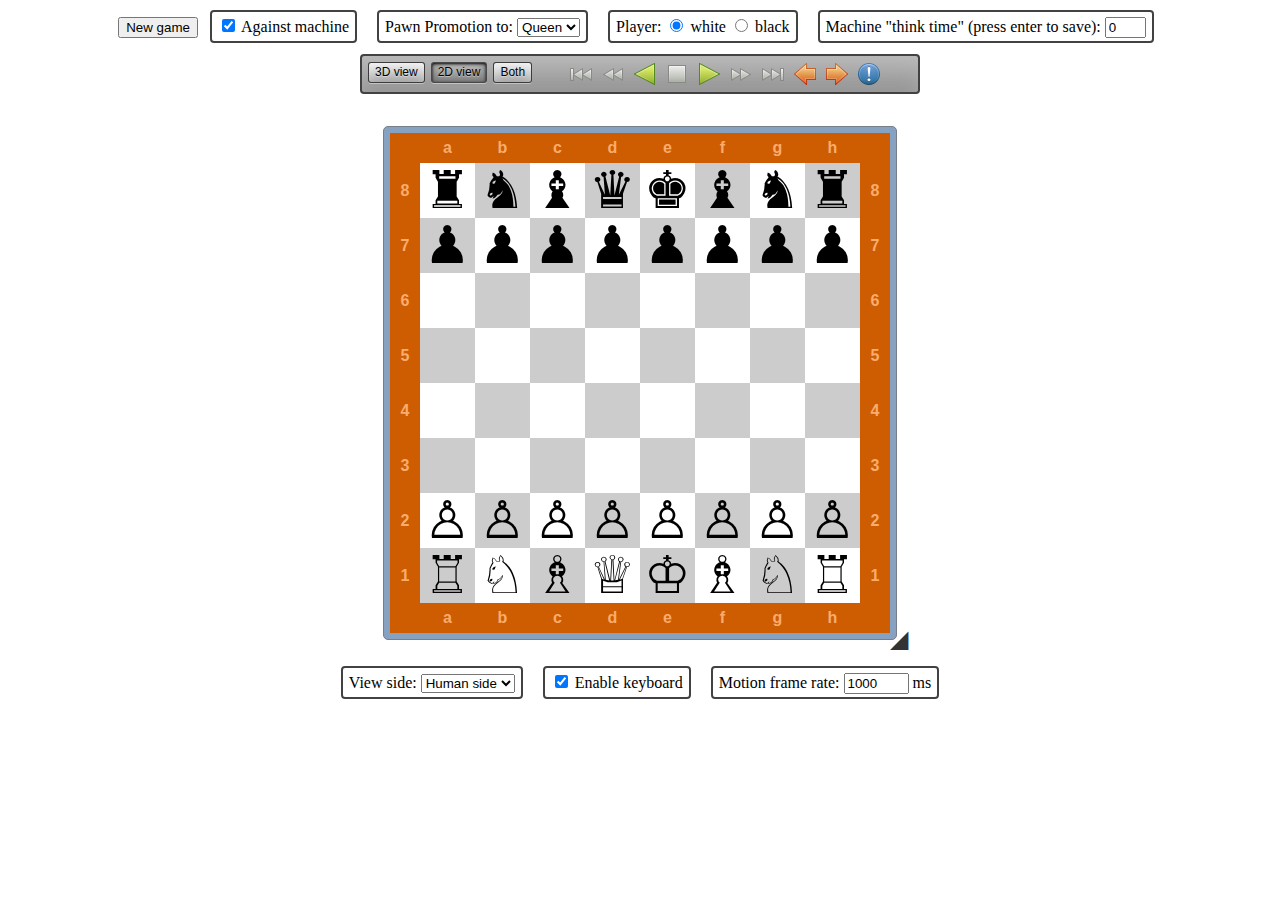
<file: all/Strongdog Games/src/all/Other games/chess/index.html>
<!doctype html>
<html>
<head>
<meta content="text/html; charset=UTF-8" http-equiv="Content-Type" />
<script type="text/ecmascript" src="common/xhr.js"></script>
<script type="text/ecmascript" src="chess.js"></script>
<link type="text/css" rel="stylesheet" href="css/chess.css" />
<link type="text/css" rel="stylesheet" href="skins/gnomechess.css" />
<title>Chess</title>
<script type="text/javascript">
var nVwPressed = false;
function pressVwBtn(nBtnId) {
	if (nVwPressed) { document.getElementById("viewBtn" + nVwPressed).className = ""; }
	document.getElementById("viewBtn" + nBtnId).className = "pressedBtn";
	nVwPressed = nBtnId;
}

// Firefox only
function onPGNLoaded(frEvnt) {
	var sFBody = frEvnt.target.result;
	chess.readPGN(sFBody, document.chessCtrl3.plyerClr2[1].checked);
}

// Firefox only
function loadPGNFile() {
	var oFile = document.getElementById("PGNFileData").files[0];
	if (oFile) {
		var oFReader = new FileReader();
		oFReader.onload = onPGNLoaded;
		oFReader.readAsText(oFile);
	}
}

function initChess() {
	chess.useAI(document.chessCtrl1.useAI.checked);
	chess.setPromotion(document.chessCtrl1.selPromo.selectedIndex);
	chess.setFrameRate(Math.abs(Number(document.chessCtrl2.frameRateCtrl.value)) || 1000);
	chess.setSide(document.chessCtrl2.selSide.selectedIndex);
	chess.useKeyboard(document.chessCtrl2.KeybCtrl.checked);
	chess.placeById("chessDesk");
	document.chessCtrl1.plyDepthCtrl.value = "0";
	chess.setView(1);
	pressVwBtn(1);
}
</script>
<style type="text/css">
hr {
	width: 30%;
	margin-top: 32px;
	margin-bottom: 24px;
}

img.tbBtn {
	cursor: pointer;
	margin: 1px 3px 1px 3px;
}

#pgnTable {
	width: auto;
	height: auto;
	margin-left: auto;
	margin-right: auto;
	border-collapse: collapse;
	border: 0;
}

#pgnTable tr td { padding: 2px; }

#chessCtrlPanel {
	display: none;
}

#chessDesk {
	clear: both;
	width: auto;
	height: auto;
	margin-top: 32px;
	margin-bottom: 32px;
}

#chessToolBar {
	width: 550px;
	height: auto;
	margin: 12px auto;
	background-color: #969696;
	-moz-box-shadow: inset 0 25px 27px -10px #BDBDBD;
	-webkit-box-shadow: inset 0 25px 27px -10px #BDBDBD;
	box-shadow: inset 0 25px 27px -10px #BDBDBD;
	border: 2px solid #424242;
	border-radius:4px;
	text-align:center;
	padding: 6px 3px 2px 3px;
}

#setViewBtns {
	width: auto;
	float: left;
}

#setViewBtns span {
	margin: 0 3px;
	display: inline-block;
	font: 12px / 13px "Lucida Grande", sans-serif;
	text-shadow: rgba(255, 255, 255, 0.4) 0 1px;
	padding: 3px 6px;
	border: 1px solid rgba(0, 0, 0, 0.6);
	background-color: #969696;
	cursor: default;
	-moz-border-radius: 3px;
	-webkit-border-radius: 3px;
	border-radius: 3px;
	-moz-box-shadow: rgba(255, 255, 255, 0.4) 0 1px, inset 0 20px 20px -10px white;
	-webkit-box-shadow: rgba(255, 255, 255, 0.4) 0 1px, inset 0 20px 20px -10px white;
	box-shadow: rgba(255, 255, 255, 0.4) 0 1px, inset 0 20px 20px -10px white;
}
#setViewBtns span.pressedBtn {
	background: #B5B5B5;
	-moz-box-shadow: inset rgba(0, 0, 0, 0.4) 0 -5px 12px, inset rgba(0, 0, 0, 1) 0 1px 3px, rgba(255, 255, 255, 0.4) 0 1px;
	-webkit-box-shadow: inset rgba(0, 0, 0, 0.4) 0 -5px 12px, inset rgba(0, 0, 0, 1) 0 1px 3px, rgba(255, 255, 255, 0.4) 0 1px;
	box-shadow: inset rgba(0, 0, 0, 0.4) 0 -5px 12px, inset rgba(0, 0, 0, 1) 0 1px 3px, rgba(255, 255, 255, 0.4) 0 1px;
}
.configitem {
	border:2px solid #424242;
	border-radius:4px;
	padding:6px;
	margin:8px;
}
</style>
</head>

<body onload="initChess();">

<form name="chessCtrl1" onsubmit="return(false);">
<p style="text-align:center;">
<input type="button" name="strtBtn" value="New game" onclick="chess.organize(this.form.plyerClr1[1].checked);" />
<span class="configitem"><input id="useAIAsk" name="useAI" type="checkbox" onclick="chess.useAI(this.checked);" checked /> <label for="useAIAsk">Against machine</label></span>
<span class="configitem">Pawn Promotion to: <select onchange="chess.setPromotion(this.selectedIndex);" name="selPromo"><option>Queen</option><option>Rook</option><option>Bishop</option><option>Knight</option></select></span>
<span class="configitem">Player: <input type="radio" name="plyerClr1" id="white1" checked /> <label for="white1">white</label> <input type="radio" name="plyerClr1" id="black1" /> <label for="black1">black</label></span>
<span class="configitem">Machine &quot;think time&quot; (press enter to save): <input type="text" name="plyDepthCtrl" value="0" size="2" onkeypress=";if(event.keyCode===13&&chess.setPlyDepth(this.value)){alert('Ply depth setted.' + (Number(this.value) > 2 ? '\nAttention! The game could be very slow.' : ' Good game :)'));}" /></span></p>

<div id="chessToolBar"><div id="setViewBtns"><span id="viewBtn2" onclick="chess.setView(2);pressVwBtn(2);" onmousedown="return(false);">3D view</span><span id="viewBtn1" onclick="chess.setView(1);pressVwBtn(1);" onmousedown="return(false);">2D view</span><span id="viewBtn3" onclick="chess.setView(3);pressVwBtn(3);" onmousedown="return(false);">Both</span></div>
<img class="tbBtn" src="icons/skip-backward.png" title="" onclick="chess.backToStart();" />
<img class="tbBtn" src="icons/backward.png" title="" onclick="chess.navigate(-10, true);" />
<img class="tbBtn" src="icons/reverse-play.png" title="" onclick="chess.navigate(-1, true);" />
<img class="tbBtn" src="icons/stop.png" title="" onclick="chess.stopMotion();" />
<img class="tbBtn" src="icons/play.png" title="" onclick="chess.navigate(1, true);" />
<img class="tbBtn" src="icons/forward.png" title="" onclick="chess.navigate(10, true);" />
<img class="tbBtn" src="icons/skip-forward.png" title="" onclick="chess.returnToEnd();" />
<img class="tbBtn" src="icons/go-previous.png" title="" onclick="chess.navigate(-1);">
<img class="tbBtn" src="icons/go-next.png" title="" onclick="chess.navigate(1);" />
<img class="tbBtn" src="icons/help-hint.png" title="" onclick="chess.help();" />
</div>
</form>

<div id="chessDesk"></div>

<form name="chessCtrl2" onsubmit="return(false);">
<p style="text-align:center;">
<span class="configitem">View side: <select onchange="chess.setSide(this.selectedIndex);" name="selSide"><option>White</option><option>Black</option><option selected>Human side</option></select></span>
<span class="configitem"><input id="useKeybAsk" name="KeybCtrl" type="checkbox" onclick="chess.useKeyboard(this.checked);" checked /> <label for="useKeybAsk">Enable keyboard</label></span>
<span class="configitem">Motion frame rate: <input type="text" name="frameRateCtrl" value="1000" size="5" onchange="var nMs=new Number(this.value);if(!isNaN(nMs)&&nMs>0){chess.setFrameRate(nMs);}" /> ms</p></span>
</form>
<!--
<hr />
<h3 style="text-align:center;">Running code within the "chess" object.</h3>
<p style="text-align:center;">Please uncomment the function chess.runInside(<em>sCode</em>) to execute your code.<br />
<textarea rows="10" cols="55" id="debugArea" onkeyup="if(event.ctrlKey&&event.shiftKey&&event.keyCode===32){chess.runInside(this.value);}">
/**
* Javascript Console.
* Press Ctrl+Shift+Space to run code
* within the "chess" object.
*/

var sRappr = "";
for (nBoardX = 0; nBoardX &lt; 12; nBoardX++) {
	var nBoardY = 0;
	for (nBoardY = 0; nBoardY &lt; 10; nBoardY++) { sRappr += (etc.aBoard[nBoardX * 10 + nBoardY]) + ", "; }
	sRappr = sRappr.substr(0, sRappr.length - 2) + "\n";
}
alert("This is the numeric rappresentation of the chessboard:\n\n" + sRappr); 
</textarea></p>
-->
</body>
</html>
</file>
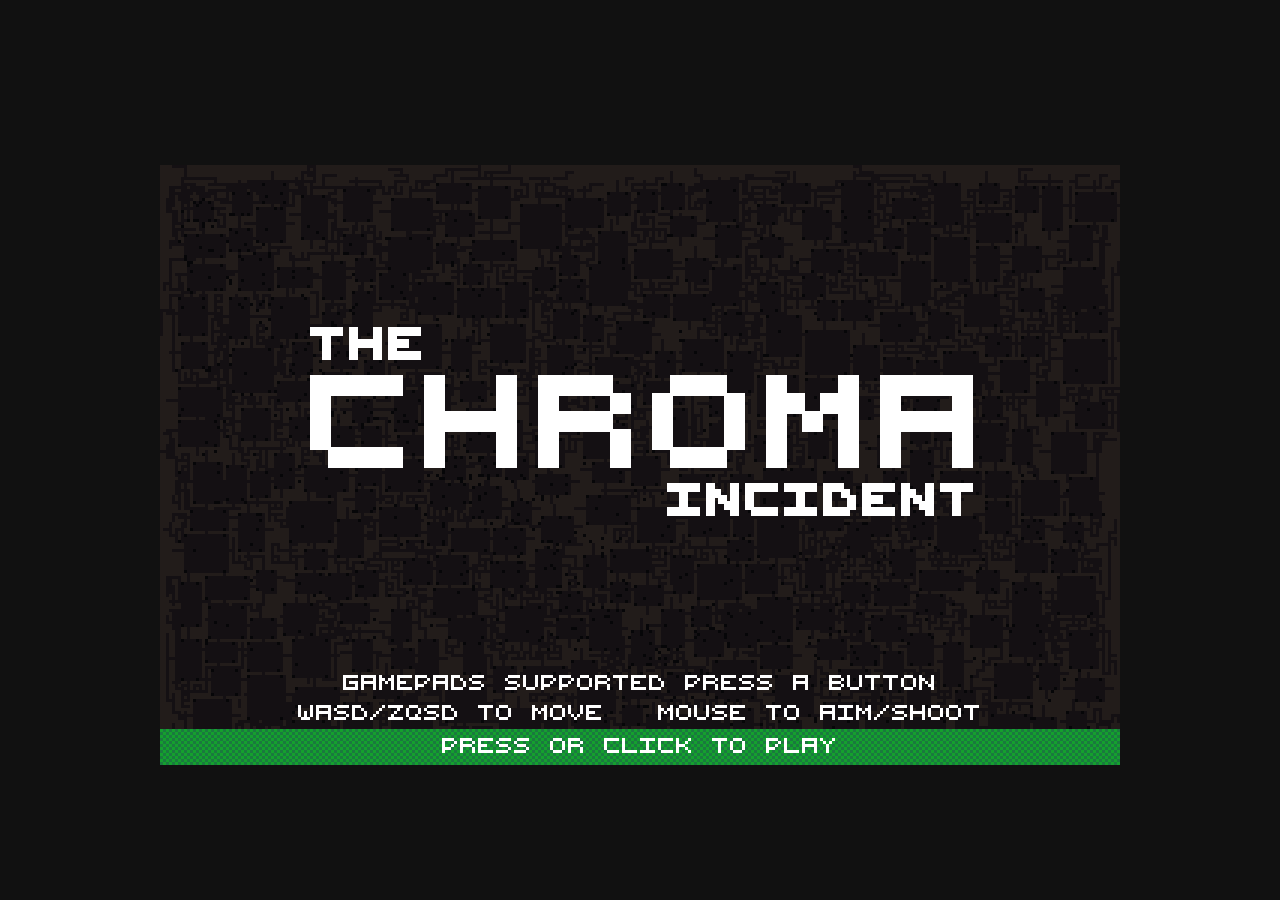
<file: all/Strongdog Games/src/all/Other games/chroma/index.html>
<!DOCTYPE html><html><head><meta charset=utf-8><meta name=viewport content="width=device-width,initial-scale=1"><title>JS13k</title><link rel=stylesheet href=game.min.css></head><body><canvas id=canvas></canvas><script src=game.min.js></script></body></html>
</file>
<file: all/Strongdog Games/src/all/Other games/algaes-escapade/css/main.css>
body
{
    background-color:#ECECEC;
    overflow:hidden;
}

#preload, #gameWindow
{
    margin:auto;
}

#gameWindow
{
    padding:19px 29px;
    width:800px;
    height:600px;
    background-image:url('../img/game-window.png');
    background-repeat:no-repeat;
    display:none;
}

canvas
{
   -moz-box-shadow:    0 0 10px #000000;
   -webkit-box-shadow: 0 0 10px #000000;
   box-shadow:         0 0 10px #000000;
}

#gameEnd
{
    position:relative;
    display:none;
    width:800px;
    height:600px;
    background-image:url('../img/end.png');
    top:-604px;
}

#preload
{
    padding-top:250px;
    width:800px;
    height:600px;
    text-align:center;
}

#preload img
{
    display:block;
    margin: auto;
}

#game_tooltip
{
    position:relative;
    width:800px;
    background: -webkit-linear-gradient(#ECECEC, #CACACA);
    background: -moz-linear-gradient(#ECECEC, #CACACA);
    background: -o-linear-gradient(#ECECEC, #CACACA);
    background: -ms-linear-gradient(#ECECEC, #CACACA);
    background: linear-gradient(#ECECEC, #CACACA);
    border-bottom: 1px solid #9A9A9A;
    border-radius: 0px 0px 10px 10px;
    color:#585351;
    text-shadow: 0px 1px 0px white;
    padding-top:10px;
    padding-bottom:10px;
    font-weight: bold;
    text-align: center;
    top:-605px;
    display:none;
}

#game_scorecard_bg
{
    position:relative;
    width:800px;
    height:600px;
    top:-624px;
    background-color: rgba(0,0,0,0.4);
    display:none;
}

#game_scorecard
{
    background-image:url('../img/scorecard-background.png');
    position:relative;
    top:68px;
    left:140px;
    width:500px;
    height:460px;
    z-index: 999;
    font-family: Helvetica,arial,sans-serif;
}

#game_scorecard h1
{
    font-size:30px;
    text-transform:uppercase;
    padding-top:37px;
    margin-left:41px;
}

#game_scorecard p
{
    font-size:20px;
    font-weight: bold;
    margin-left:38px;
    border-bottom:1px solid #000000;
    width:418px;
    margin-top:10px;
}

#game_scorecard p.scoreholder
{
    height:38px;
}

#game_scorecard p span
{
    float:right;
}


#game_scorecard .score .star
{
    width:42px;
    height:41px;
    background-image:url(../img/star-off.png);
    background-repeat: no-repeat;
    float:left;
    position:relative;
    top:-10px;
}

#game_scorecard .score .star.enabled
{
    background-image:url(../img/star-on.png);
}

#game_scorecard .nextLevel,
#game_scorecard .resetLevel,
#game_scorecard .mainMenu
{
    display:block;
    font-size:-1px;
    text-indent:-9999px;
    outline: none;
    background-repeat:no-repeat;
    position:relative;
    margin-top:60px;
}

#game_scorecard .nextLevel
{
    background-image:url(../img/next-button.png);
    width:180px;
    height:92px;
    top:-313px;
    margin-left:277px;
    background-position: 0px 0px;
}

#game_scorecard .nextLevel:hover
{
    background-position: -190px 0px;
}

#game_scorecard .mainMenu
{
    background-image:url(../img/menu-button.png);
    width:180px;
    height:92px;
    margin-left:28px;
    background-position: 0px 0px;
}

#game_scorecard .mainMenu:hover
{
    background-position: -190px 0px;
}

#game_scorecard .resetLevel
{
    background-image:url(../img/reset.png);
    width:100px;
    height:101px;
    top:-160px;
    margin-left:198px;
}

#game_scorecard .disabled
{
    opacity:0.5;
}

#game_scorecard .disabled:hover
{
    cursor: default;
    background-position: 0px 0px;
}
</file>
<file: all/Strongdog Games/src/all/Other games/breaklock/app.css>
.countdown-container{float:right;width:10rem;height:1rem;margin:.25rem 0 .25rem .5rem;border:1px solid currentColor;border-radius:.25rem;box-sizing:border-box;color:inherit}.alert{color:red;animation:blink 1s infinite;-webkit-animation:blink 1s infinite}.countdown-content{display:block;height:100%;width:0;color:inherit;background-color:currentColor}.status-bar{height:1.5rem;padding-bottom:.25rem;border-bottom:1px dotted #fff}.status-bar:after{content:"";clear:both}.status-bar-cancel{height:100%;font-size:1rem}.status-bar-cancel:before{content:"\AB";margin-right:.25em}.status-bar-info{float:right}.history{height:7rem;overflow-x:scroll;font-size:0;line-height:0;white-space:nowrap;-webkit-backface-visibility:hidden;backface-visibility:hidden}.history-container{display:table-cell;vertical-align:top}.history-container:empty{display:block}.history-container:empty:after{content:attr(data-helper);display:block;line-height:6;font-size:1rem;text-align:center}.history-start-helper{display:none}.history svg{width:4.16667rem;height:5rem;display:inline-block;margin:1rem 0;transform:translateZ(0);animation:expand .25s,fadein .5s linear;-webkit-transform:translateZ(0);-webkit-animation:expand .25s,fadein .5s linear}.history svg.success{border:.125rem solid currentColor;border-radius:.25rem;padding:.375rem .25rem;margin-top:.5rem;margin-bottom:.5rem}.history svg+svg{margin-left:1rem}@keyframes fadein{0%{opacity:0}50%{opacity:0}to{opacity:1}}@-webkit-keyframes fadein{0%{opacity:0}50%{opacity:0}to{opacity:1}}@keyframes expand{0%{width:0;padding:0}}@-webkit-keyframes expand{0%{width:0;padding:0}}@media (min-width:1024px),(orientation:landscape){.history{height:auto;border-bottom:none}.history-container{display:block}.history svg{float:left;margin-right:1rem}.history svg+svg{margin-left:0}}.lock{display:block;width:320px;max-width:90%;margin:auto}.lock-flashdots circle{visibility:hidden;opacity:1}.lock-flashdots circle.active{visibility:visible;opacity:0;transition:visibility 0s,opacity .3s}.summary{position:fixed;top:0;bottom:auto;left:0;right:0;height:0;overflow:hidden;background:#14171b;visibility:hidden;transition:visibility 0s linear .5s,height .5s ease;-webkit-transition:visibility 0s linear .5s,height .5s ease}body.deepblack .summary{background-color:#000}.summary.active{visibility:visible;height:100%;transition:visibility 0s,height .5s ease .5s;-webkit-transition:visibility 0s,height .5s ease .5s}.summary.view{padding:0}.summary.view .view-bloc{padding:2rem}.summary-title{margin:0}.summary-title.success{color:#fff;background-color:#169}.summary-title.fail{color:#fff;background-color:red}.summary-action-button>*{vertical-align:middle;margin-right:.5em}.summary-action-button{display:block;font-size:1.5rem}.summary-share{font-size:2rem;line-height:0}.summary-share-link{display:inline-block;margin-right:.375em}@media (min-width:1024px),(orientation:landscape){.summary{align-items:center}}@media (max-width:1023px){.history-wrap{border-bottom:1px dotted #fff}.history-wrap .history{margin:0 -2rem}.history-wrap .history-container{padding:0 2rem}}@media (min-width:1024px),(orientation:landscape){.game-layout-lock{align-self:center}}.extender-button{display:block;width:100%;padding:.25em;text-align:center;background:hsla(0,0%,100%,.125);border-bottom:1px dotted #fff}.extender-button:after{content:"\25BD";margin-left:.5em}.extender.active .extender-button:after{content:"\25B3"}.extender-content{display:none}.extender.active .extender-content{display:inherit}@media (min-width:1024px),(orientation:landscape){.extender.small-only .extender-button{display:none}.extender.small-only .extender-content{display:inherit}}.selectbox-item{cursor:pointer;-webkit-user-select:none;-moz-user-select:none;-ms-user-select:none;-o-user-select:none;user-select:none}.selectbox{border:1px solid #fff;margin-bottom:.5rem;border-radius:.4rem;padding:.25rem}.selectbox-item{padding:.25rem;text-align:center;display:inline-block;box-sizing:border-box}.selectbox-item.active{background:#fff;color:#14171b;border-radius:.2rem}.selectbox-1 .selectbox-item{width:100%}.selectbox-2 .selectbox-item{width:50%}.selectbox-3 .selectbox-item{width:33.33%}.selectbox-4 .selectbox-item{width:25%}.selectbox-5 .selectbox-item{width:20%}.selector-left,.selector-right{width:2rem}.selector-left{float:left}.selector-right{float:right}.selector-label{margin:0 auto;display:block}.menu-title{margin:0}.menu-layout-instructions{-webkit-flex:1 0 auto}.menu-layout-form{max-width:480px}.introduction-demo{display:block;width:100%;max-width:320px;margin:1rem auto}@media (min-width:1024px),(orientation:landscape){.menu-layout{align-items:center}}button{cursor:pointer;-webkit-user-select:none;-moz-user-select:none;-ms-user-select:none;-o-user-select:none;user-select:none}@font-face{font-family:Roboto Mono;font-weight:300;src:url("assets/fonts/robotomono-light-webfont.woff2") format("woff2"),url("assets/fonts/robotomono-light-webfont.woff") format("woff"),url("assets/fonts/robotomono-light-webfont.ttf") format("truetype")}*{font-family:Roboto Mono,Menlo,Consolas,Andale Mono,monospace;font-weight:300;-webkit-font-smoothing:antialiased;-moz-osx-font-smoothing:grayscale}body,html{height:100%}body{position:relative;margin:0 auto;padding:2rem;max-width:1200px;box-sizing:border-box;background:#14171b;color:#fff;overscroll-behavior-y:none}body.deepblack{background-color:#000}a{color:inherit}button{background:none;color:#fff;line-height:inherit;font-size:inherit;border:none;padding:0}button,h1,h2,h3,h4,h5,h6{font-weight:300}caption,table,tbody,td,tfoot,th,thead,tr{margin:0;padding:0;border:0;font-size:100%;font:inherit;vertical-align:middle}table{border-collapse:collapse;border-spacing:0}.icon{width:1em;height:1em;vertical-align:middle}.icon *{fill:currentColor}::-webkit-scrollbar{display:none}:focus{outline:none}.bloc{border-top:1px dotted currentColor;padding:.75rem 0}.action-btn{display:block;text-align:center;margin:0 auto .25rem;font-size:1.25rem;border:1px solid #fff;padding:.25rem 1rem;box-shadow:.25rem .25rem 0 0 #fff;border-radius:.4rem}.highlight{display:inline-block;padding:0 .5rem;color:#14171b;background-color:#fff}.highlight:after{content:"_";animation:blink 1.2s infinite;-webkit-animation:blink 1.2s infinite}.hide{display:none}.unselectable{-webkit-touch-callout:none;-webkit-user-select:none;-khtml-user-select:none;-moz-user-select:none;-ms-user-select:none;user-select:none}.view{display:flex;flex-direction:column;justify-content:space-between;position:absolute;top:0;bottom:0;left:0;right:0;padding:2rem;overflow:scroll}.view-bloc{flex-grow:1}@media (min-width:1024px),(orientation:landscape){.view{flex-direction:row}.view-bloc{flex-basis:50%;max-height:100%;overflow-y:scroll}.view-bloc+.view-bloc{margin-left:1rem}}@media (max-width:320px){html{font-size:14px}}@media (min-width:1024px){html{font-size:20px}}@keyframes blink{0%{opacity:1}50%{opacity:1}50.01%{opacity:0}to{opacity:0}}@-webkit-keyframes blink{0%{opacity:1}50%{opacity:1}50.01%{opacity:0}to{opacity:0}}
</file>
<file: all/Strongdog Games/src/all/Other games/breakout/breakout.css>
/*******************************/
/* global document body styles */
/*******************************/

body {
        font: 12pt Arial, Helvetica, sans-serif;
     padding: 0;
      margin: 0;
  background: url(images/paving.jpg);
}

/**************************/
/* unique id-based styles */
/**************************/

#breakout {
  position: relative;
}

#canvas {
  -webkit-transform: translateZ(0); /* force hardware acceleration in chrome */
}

#levels {
     position: absolute;
         left: 10px;
          top: 10px;
        color: #666;
  line-height: 20px;
}

#levels #next  { position: absolute;            }
#levels #prev  { position: absolute; top: 14px; }
#levels #label { padding-left: 20px; }
#levels #level { font-size: 14pt; padding-left: 5px; font-weight: bold; color: black; }

#levels img                 { cursor: pointer; }
#levels img.disabled        { opacity: 0.3; cursor: default; }
#levels img:active          { margin-top: 1px; margin-left: 1px; }
#levels img.disabled:active { margin-top: 0; margin-left: 0; }

#instructions {
  background: #DDD;
      border: 2px solid #333;
       color: #555;
     padding: 0.5em 1em;
 white-space: nowrap;
  text-align: center;
       width: 18em;
      margin: 0 auto;
    position: relative;
         top: -16em;
}
#instructions b { color: black; }

#instructions       .keyboard { display: block; }
#instructions       .touch    { display: none;  }
#instructions.touch .keyboard { display: none;  }
#instructions.touch .touch    { display: block; }

#controls {
  position: absolute;
    bottom: 0.5em;
      left: 0.5em;
}
#controls input,
#controls label { vertical-align: middle; }

/********************************/
/* re-usable class-based styles */
/********************************/

.unsupported {
            border: 1px solid yellow;
             color: black;
  background-color: #FFFFAD;
           padding: 2em;
            margin: 5em;
           display: inline-block;
}

/*****************************/
/* @media query based layout */
/*****************************/

@media screen and (min-width: 0px) {
  #breakout     { display: block; width: 640px; height: 480px; margin: 1em auto; border: 1px solid #AAA; }
  #canvas       { display: block; width: 640px; height: 480px; }
  #instructions { font-size: 8pt; }
}

@media screen and (min-width: 1200px) {
  #breakout     { width: 800px; height: 600px; }
  #canvas       { width: 800px; height: 600px; }
  #instructions { font-size: 10pt; }
}

@media screen and (min-width: 1600px) {
  #breakout     { width: 1024px; height: 768px; }
  #canvas       { width: 1024px; height: 768px; }
  #instructions { font-size: 11pt; }
}
</file>
<file: all/Strongdog Games/src/all/Other games/chess/css/chess.css>
body {
	background-color: white;
}

span.intLink, #chessClosePanel {
	cursor: pointer;
}

a.chessCtrlBtn:link, span.chessCtrlBtn {
	margin: 0 20px;
	text-decoration: none;
	-moz-user-select: none;
	color: #000000;
	cursor: default;
	height: 21px;
	padding: 0 8px;
	font: 13px / 20px "Lucida Grande", sans-serif;
	-moz-border-radius: 10px;
	-webkit-border-radius: 10px;
	border-radius: 10px;
	background: rgb(235, 235, 235);
	-moz-box-shadow:
		0 1px 0 rgba(0, 0, 0, 0.15),
		inset 0 1px 0 rgba(0, 0, 0, 0.2),
		inset 0 0 1px rgba(0, 0, 0, 0.8),
		inset 0 0 1px #000,
		inset 0 10px 5px -5px rgba(255, 255, 255, 1),
		inset 0 -20px 10px -10px rgba(255, 255, 255, 0.8),
		inset 0 -13px rgba(0, 0, 0, 0.1);
	-webkit-box-shadow:
		0 1px 0 rgba(0, 0, 0, 0.15),
		inset 0 1px 0 rgba(0, 0, 0, 0.2),
		inset 0 0 1px rgba(0, 0, 0, 0.8),
		inset 0 0 1px #000,
		inset 0 10px 5px -5px rgba(255, 255, 255, 1),
		inset 0 -20px 10px -10px rgba(255, 255, 255, 0.8),
		inset 0 -13px rgba(0, 0, 0, 0.1);
	box-shadow:
		0 1px 0 rgba(0, 0, 0, 0.15),
		inset 0 1px 0 rgba(0, 0, 0, 0.2),
		inset 0 0 1px rgba(0, 0, 0, 0.8),
		inset 0 0 1px #000,
		inset 0 10px 5px -5px rgba(255, 255, 255, 1),
		inset 0 -20px 10px -10px rgba(255, 255, 255, 0.8),
		inset 0 -13px rgba(0, 0, 0, 0.1);
}
a.chessCtrlBtn:active:hover, span.chessCtrlBtn:active:hover {
	background-color: #79A7D5;
	-moz-box-shadow:
		0 1px 0 rgba(0, 0, 0, 0.15),
		inset 0 1px 0 rgba(0, 0, 0, 0.2),
		inset 0 0 1px rgba(0, 0, 0, 0.8),
		inset 0 0 1px #000,
		inset 0 10px 5px -5px rgba(255, 255, 255, 0.4),
		inset 0 -20px 10px -10px #A4D6F1,
		inset 0 -13px #387CC0;
	-webkit-box-shadow:
		0 1px 0 rgba(0, 0, 0, 0.15),
		inset 0 1px 0 rgba(0, 0, 0, 0.2),
		inset 0 0 1px rgba(0, 0, 0, 0.8),
		inset 0 0 1px #000,
		inset 0 10px 5px -5px rgba(255, 255, 255, 0.4),
		inset 0 -20px 10px -10px #A4D6F1,
		inset 0 -13px #387CC0;
	box-shadow:
		0 1px 0 rgba(0, 0, 0, 0.15),
		inset 0 1px 0 rgba(0, 0, 0, 0.2),
		inset 0 0 1px rgba(0, 0, 0, 0.8),
		inset 0 0 1px #000,
		inset 0 10px 5px -5px rgba(255, 255, 255, 0.4),
		inset 0 -20px 10px -10px #A4D6F1,
		inset 0 -13px #387CC0;
}
div.chessFilmBox {
	position: absolute;
	left: 0;
	top: 0;
	border: 1px #000000 solid;
	background-color: #ffffaa;
	opacity: 0.5;
	filter: alpha(opacity=50);
	border-radius: 5px;
	-moz-border-radius: 5px;
	-webkit-border-radius: 5px;
	z-index: 10000000;
}

div.gnotify {
	padding: 10px;
	z-index: 10000001;
}

/** Normal Style Positions **/
div.gnotify { position: fixed; }

div.gnotify.top-left {
	left: 0;
	top: 0;
}

div.gnotify.top-right {
	right: 0;
	top: 0;
}

div.gnotify.bottom-left {
	left: 0;
	bottom: 0;
}

div.gnotify.bottom-right {
	right: 0;
	bottom: 0;
}

div.gnotify.center {
	top: 0;
	width: 50%;
	left: 25%;
}

div.gnotify-message span.intLink, div.gnotify-message a, div.gnotify-message a:link, div.gnotify-message a:visited, div.gnotify-message a:hover {
	font-weight: bold;
	text-decoration: inherit;
	color: inherit;
}

/** Cross Browser Styling **/
div.center div.gnotify-notification, div.center div.gnotify-closer {
	margin-left: auto;
	margin-right: auto;
}

div.gnotify div.gnotify-notification, div.gnotify div.gnotify-closer {
	background-color: #000000;
	color: #ffffff;
	opacity: 0.85;
	filter: alpha(opacity=85);
	width: 235px;
	padding: 10px;
	margin-top: 5px;
	margin-bottom: 5px;
	font-family: Tahoma, Arial, Helvetica, sans-serif;
	font-size: 12px;
	text-align: left;
	display: none;
	border-radius: 5px;
	-moz-border-radius: 5px;
	-webkit-border-radius: 5px;
}

div.gnotify div.gnotify-notification { min-height: 40px; }

div.gnotify div.gnotify-notification div.header {
	font-weight: bold;
	font-size: 10px;
}

div.gnotify div.gnotify-notification div.close {
	float: right;
	font-weight: bold;
	font-size: 12px;
	cursor: pointer;
}

div.gnotify div.gnotify-closer {
	height: 15px;
	padding-top: 4px;
	padding-bottom: 4px;
	cursor: pointer;
	font-size: 11px;
	font-weight: bold;
	text-align: center;
}

#chessboardsBox {
	position: relative;
	margin-left: auto;
	margin-right: auto;
	left: 0;
	top: 0;
	clear: both;
	overflow: visible;
	background-color: #87a1c0;
	border: 1px #76808C solid;
	-moz-border-radius: 5px;
	-webkit-border-radius: 5px;
	border-radius: 5px;
	/*
	-moz-box-shadow:
		0 0 20px black,
		20px 15px 30px yellow,
		-20px 15px 30px lime,
		-20px -15px 30px blue,
		20px -15px 30px red;
	-webkit-box-shadow:
		0 0 20px black,
		20px 15px 30px yellow,
		-20px 15px 30px lime,
		-20px -15px 30px blue,
		20px -15px 30px red;
	box-shadow:
		0 0 20px black,
		20px 15px 30px yellow,
		-20px 15px 30px lime,
		-20px -15px 30px blue,
		20px -15px 30px red;
	*/
}
#chessSizeHandle {
	background-color: transparent;
	color: #333333;
	font-size: 24px;
	line-height: 24px;
	width: auto;
	height: auto;
	position: absolute;
	right: -12px;
	bottom: -12px;
	float: right;
	margin-top: auto;
	cursor: se-resize;
}

#chess3DBox {
	/**
	* width: [DYNAMIC VALUE];
	* height: [DYNAMIC VALUE];
	*/
	float: left;
}

#chess2DBox {
	/**
	* width: [DYNAMIC VALUE];
	* height: [DYNAMIC VALUE];
	*/
	float: right;
}
#chessCtrlPanel, #chessCtrlPanel select, #chessCtrlPanel input[type=text] {
	-moz-border-radius: 5px;
	-webkit-border-radius: 5px;
	border-radius: 5px;
}

#chessCtrlPanel {
	position: fixed;
	bottom: 0;
	right: 0;
	width: 140px;
	height: auto;
	overflow: hidden;
	background-color: #404d4f;
	color: #ffffff;
	font-size: 12px;
	font-family: Tahoma, Arial, Verdana, Helvetica;
	-moz-box-shadow: 3px 3px red, -8px -2px 8px #2d3637;
	-webkit-box-shadow: 3px 3px red, -8px -2px 8px #2d3637;
        box-shadow: 3px 3px red, -8px -2px 8px #2d3637;
}

#chessCtrlPanel form {
	clear: both;
}

#chessClosePanel {
	width: auto;
	height: auto;
	margin: 0 12px 1px auto;
	float: right;
}

#chessCtrlPanel p {
	margin-top: 6px;
	text-align: center;
}

#chessInfo span.intLink {
	color: #ffffff;
	text-decoration: underline;
}

span.infoKey, span.infoVal {
	color: #ffffff;
	cursor: pointer;
}

span.infoKey {
	font-weight: bold;
}

#chessMoves {
	width: 92%;
	height: 120px;
	padding: 4px;
	font-family: Courier New, Courier;
	font-size: 12px;
}

#chessMoves, #chessAlgebraic {
	border: 1px solid #778284;
	background-color: transparent;
	color: #ffffff;
	-moz-box-shadow: inset 2px 2px 5px black, 2px 2px 5px black;
	-webkit-box-shadow: inset 2px 2px 5px black, 2px 2px 5px black;
	box-shadow: inset 2px 2px 5px black, 2px 2px 5px black;
}

#chessAlgebraic {
	width: 90%;
	margin-top: 3px;
	font-size: 11px;
}

#chessInfo p {
	text-align: center;
	margin: 6px 4px 6px 4px;
}

#chessCurtain {
	display:table;
	width: 100%;
	height: 100%;
	position: fixed;
	left: 0;
	top: 0;
	background-color: #000000;
	opacity: 0.5;
	filter: alpha(opacity=50);
	z-index: 10000002;
}

#chessLoading {
	display: table-cell;
	vertical-align: middle;
	text-align: center;
	border: 1px #000000 solid;
	color: #ffff00;
}
</file>
<file: all/Strongdog Games/src/all/Other games/chess/skins/gnomechess.css>
#flatChessboard { /* Table element */
	/**
	* margin-top: [DYNAMIC VALUE];
	* margin-bottom: [DYNAMIC VALUE];
	*/
	margin-left: auto;
	margin-right: auto;
	border-collapse: collapse;
	border: 0;
}
#flatChessboard tr td.blackSquares, #flatChessboard tr td.whiteSquares {
	width: 11%;
	height: 11%;
	font-size: 52px;
	line-height: 42px;
	text-align: center;
	font-family: Times New Roman;
}

#flatChessboard tr td.blackSquares span, #flatChessboard tr td.whiteSquares span { cursor: pointer; }

#flatChessboard tr th.horizCoords {
	width: 11%;
	height: 6%;
}

#flatChessboard tr th.vertCoords {
	width: 6%;
	height: 11%;
}

#flatChessboard tr td.blackSquares { background-color: #cccccc; }

/* #flatChessboard tr td.blackSquares:hover { background-color: #ccccaa; } */

#flatChessboard tr td.whiteSquares { background-color: #ffffff; }

/* #flatChessboard tr td.whiteSquares:hover { background-color: #ddddaa; } */

#flatChessboard tr td.boardAngle /*, #bottomBorder */ { height: 6%; }

#flatChessboard tr td.boardAngle { background-color: #ffffff;}

#flatChessboard tr td.boardAngle /*, #rightBorder */ {
	width: 6%;
}
#flatChessboard tr th, #flatChessboard tr td.boardAngle /*, #rightBorder, #bottomBorder */ {
	overflow: visible;
	background-color: #ce5c00;
	color: #f9ac6d;
	font-family: Arial;
	font-size: 100%;
}
</file>
